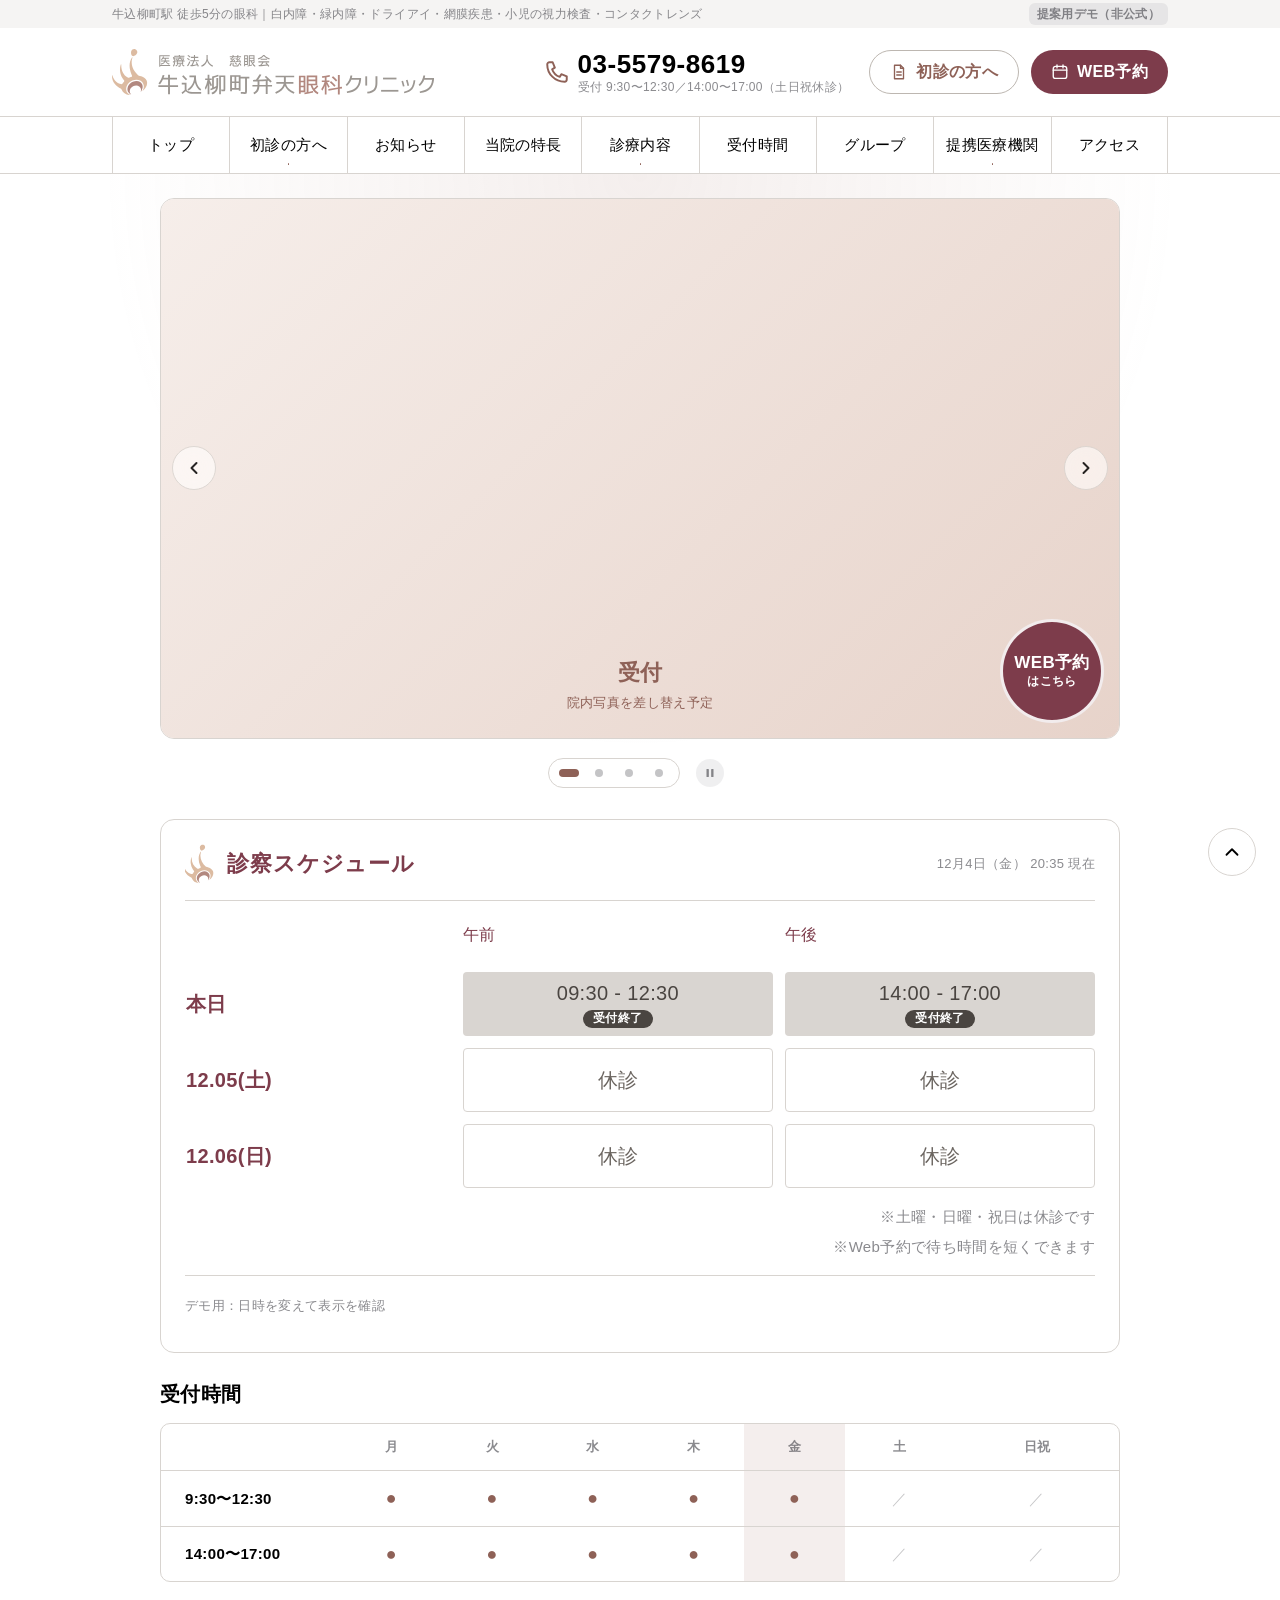
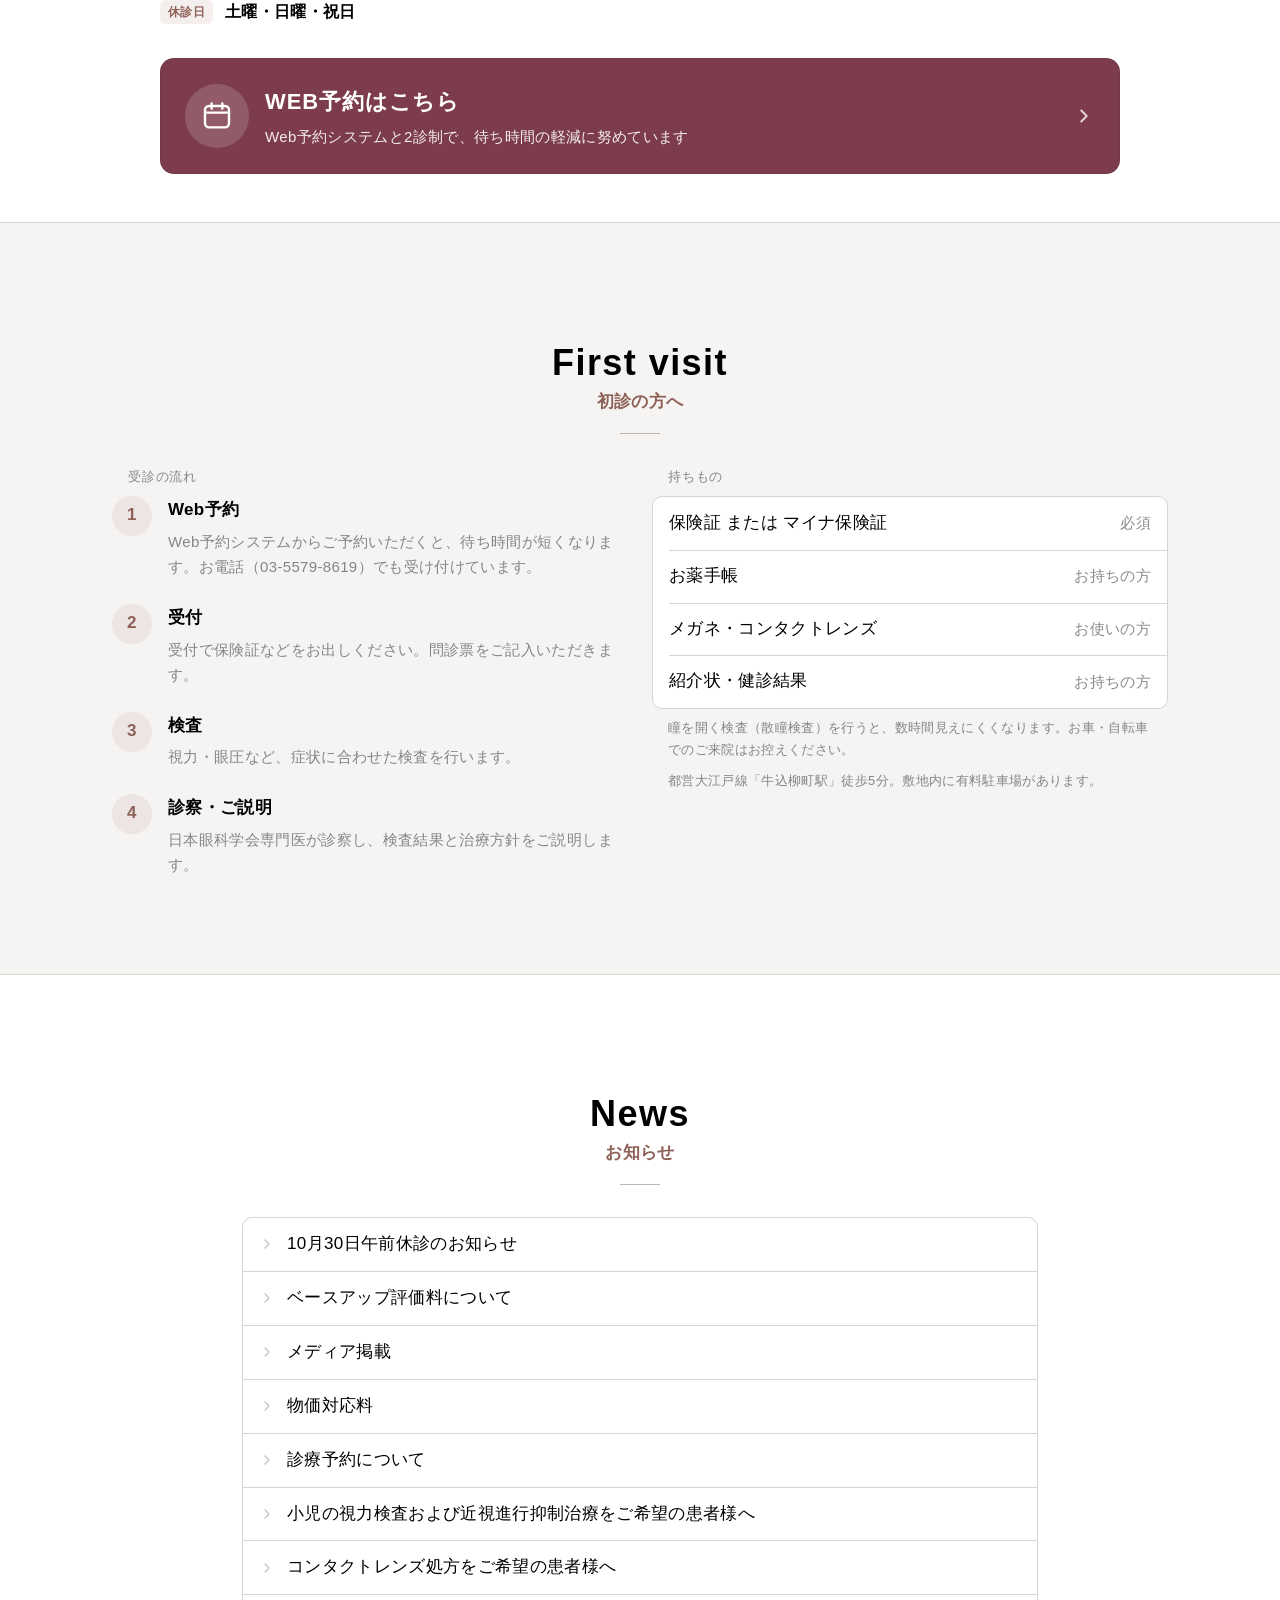
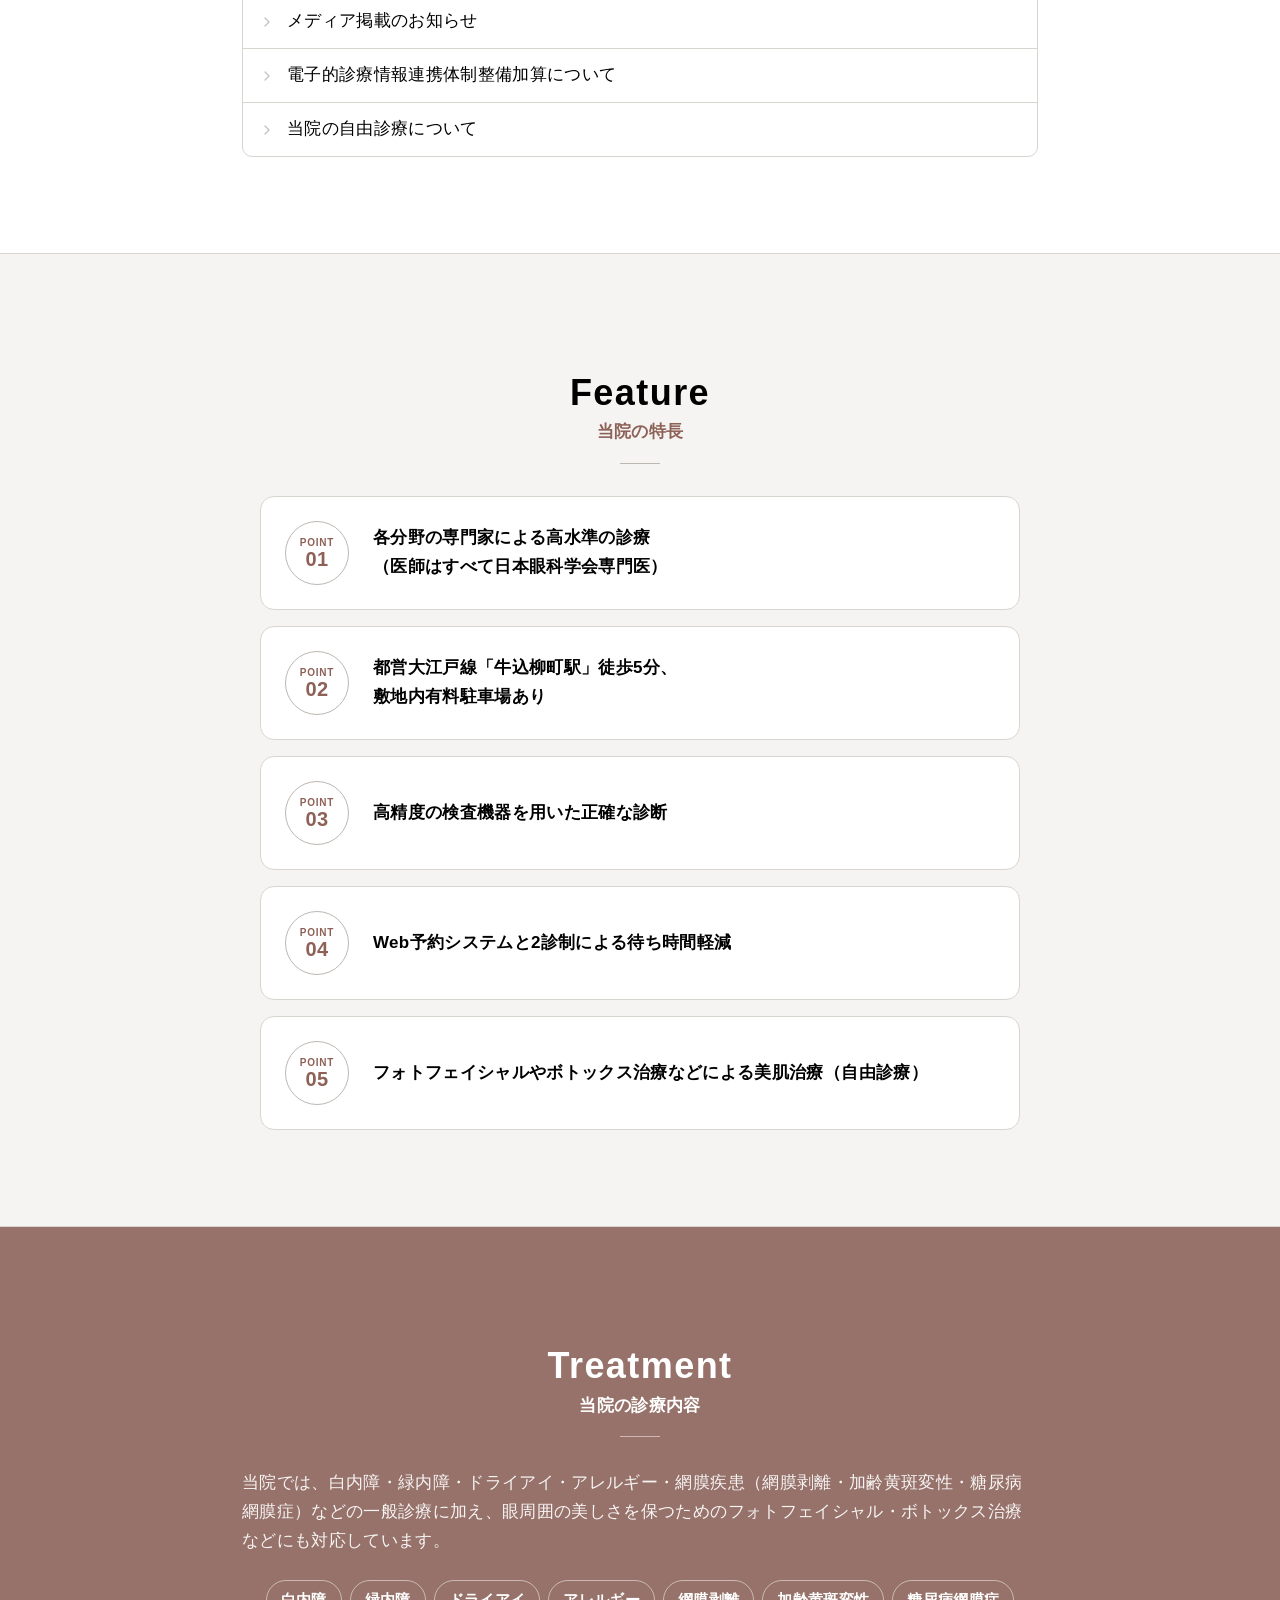
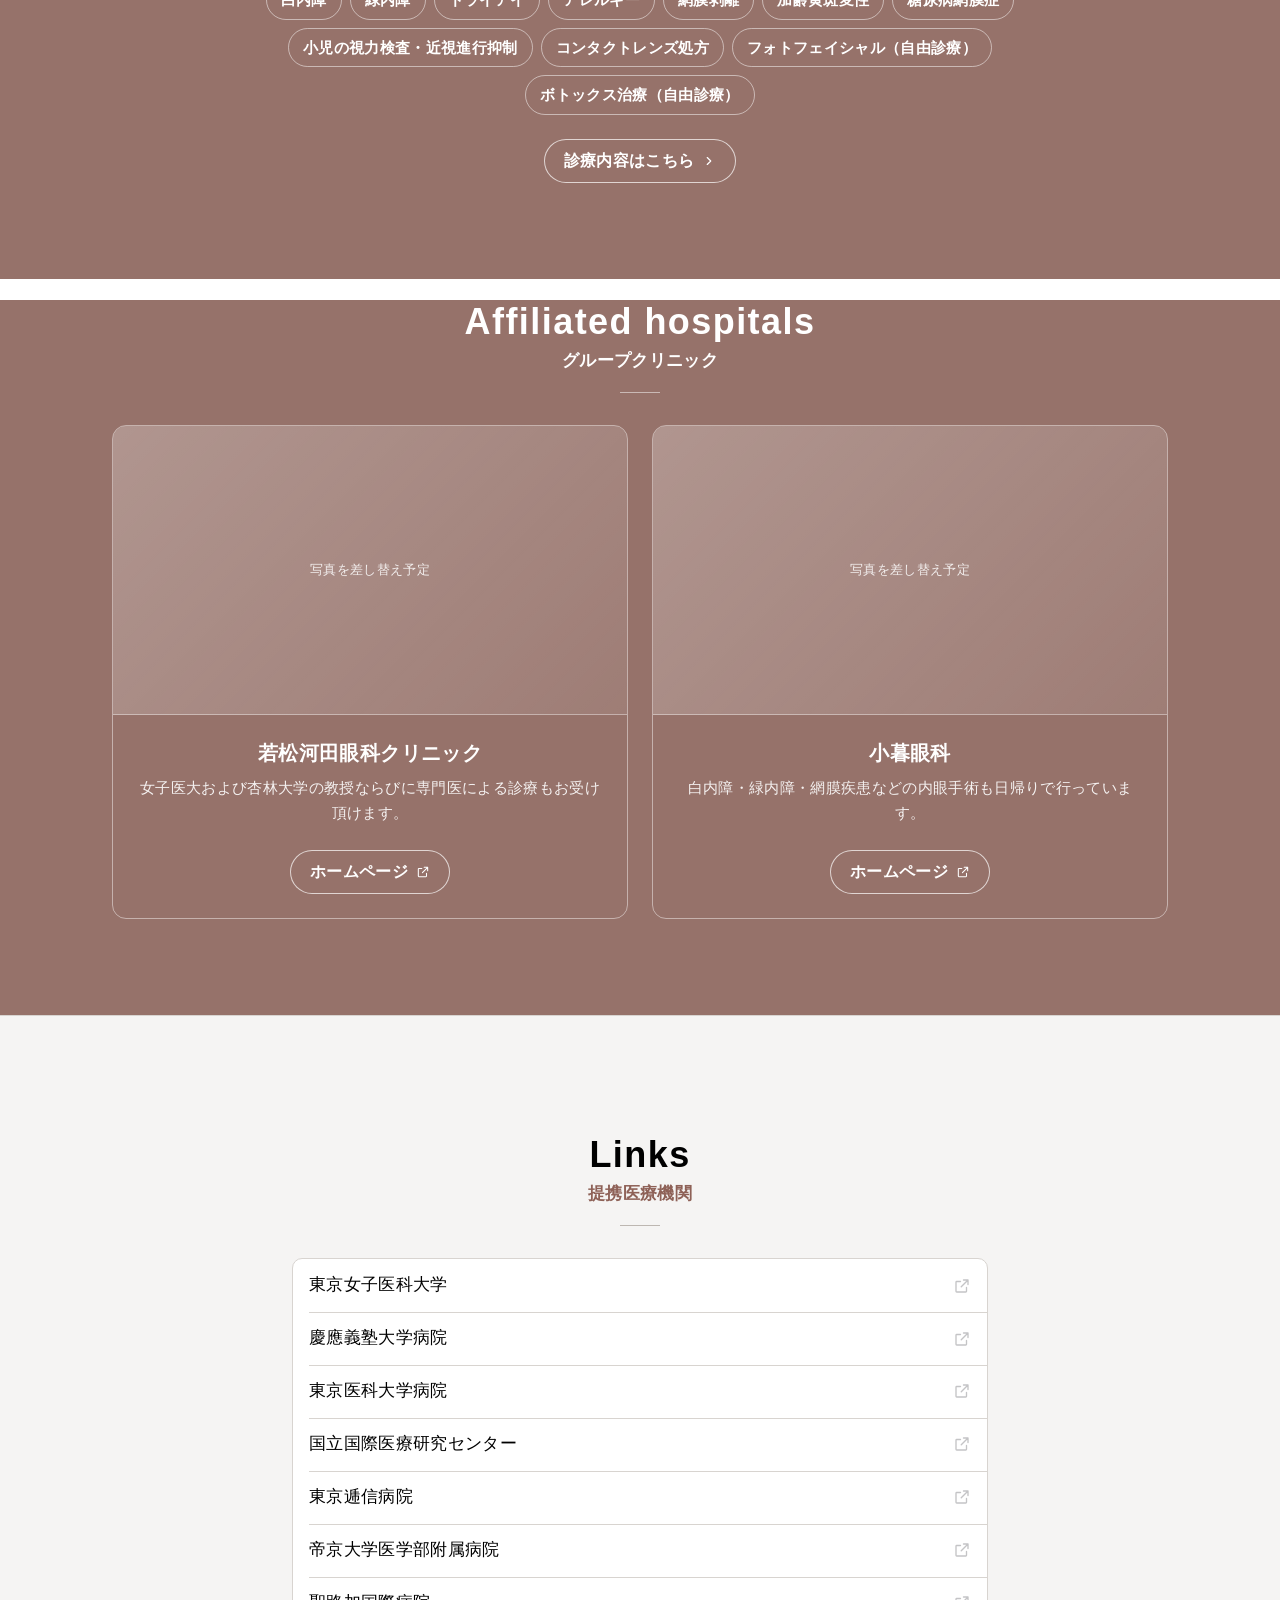
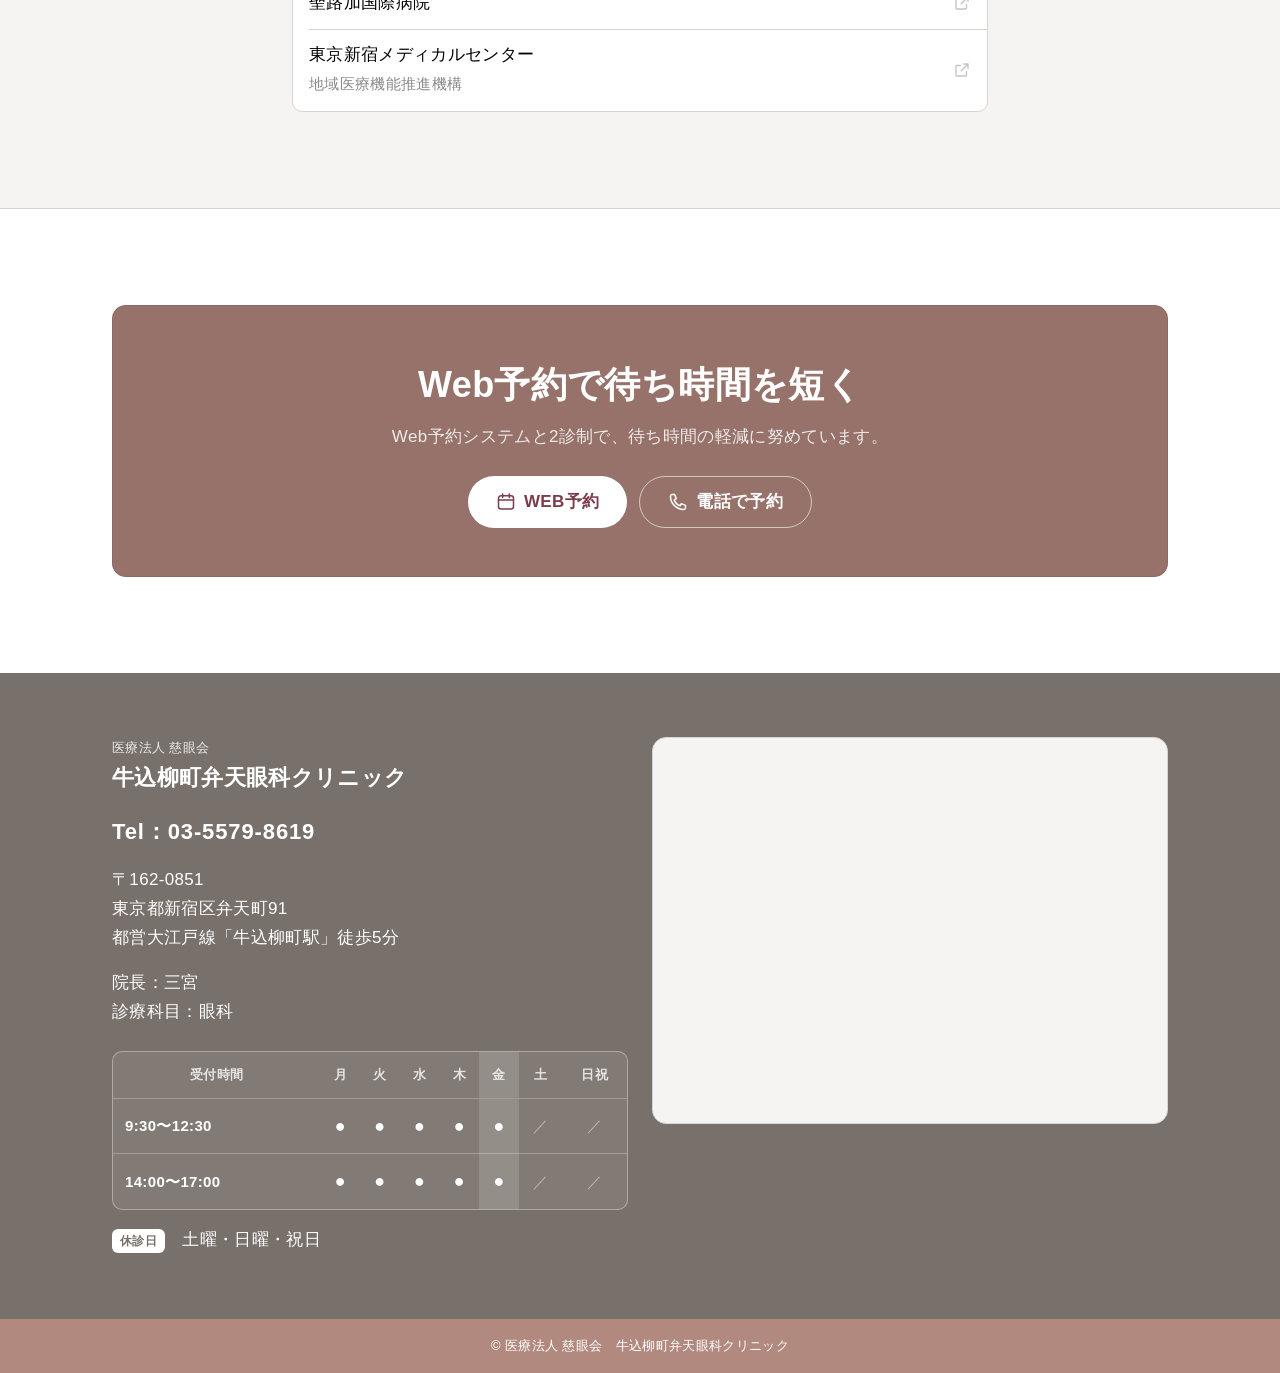
<file: index.html>
<!doctype html>
<html lang="ja">
<head>
  <meta charset="utf-8">
  <meta name="viewport" content="width=device-width, initial-scale=1, viewport-fit=cover">
  <meta name="color-scheme" content="light dark">
  <meta name="theme-color" content="#ffffff" media="(prefers-color-scheme: light)">
  <meta name="theme-color" content="#000000" media="(prefers-color-scheme: dark)">
  <meta name="robots" content="noindex, nofollow">
  <title>牛込柳町弁天眼科クリニック｜リニューアル提案デモ</title>
  <meta name="description" content="牛込柳町弁天眼科クリニック ウェブサイトリニューアルの提案用デモ（非公式）。">
  <link rel="stylesheet" href="assets/style.css">
  <script src="assets/vendor/lenis.min.js" defer></script>
  <script src="assets/data.js"></script>
  <script src="assets/main.js" defer></script>
</head>
<body>
<svg xmlns="http://www.w3.org/2000/svg" style="display:none" aria-hidden="true">
  <symbol id="i-mark" viewBox="2 -1 48 61"><path fill="#b2887f" d="M38.77,45.67c-1.41-4.19-6.36-6.31-12.14-4.04-5.77,2.27-9.25,9.38-5.22,14.24.72.87,1.68,1.67,2.76,2.17.78.37.31.03-.02-.39-5.42-6.77,5.1-14.41,10.99-9.59,1.73,1.41,2.25,3.35,1.73,5.45-.14.58-.41,1.24-.34,1.27.16.07.93-1.27,1.28-1.87,1.2-2.07,1.74-4.93.96-7.24"/><path fill="#dcbba1" d="M44.36,40.73l-.04-.1c-1.08-2.99-3.95-5-7.01-5.85-1.18-.4-2.64-.39-3.66-.99-6.45-5.45-10.32-13.75-7.78-21.92.33-1.05.06-1.65-.44-.89-4.14,6.47-3.6,13.9-.77,20.91.21,1,1.77,2.71.51,3.38-.42.21-.91.35-1.35.53-1.32.5-2.49,1.38-3.74.58-5.59-3.11-8.46-9.56-8.22-15.82-.02-.36.06-1.2-.26-1.22-.22.08-.46.66-.54.98-.75,2.62-1.05,5.43-.76,8.21.32,3.02,1.32,6.02,2.93,8.6.62,1.02,1.41,1.96,2.13,2.88.24.35.34.7.23,1.05-.22.66-.83,1.17-1.21,1.75-1.55,2.53-1.72,2.44-4.41,1.58-4.92-1.54-8.28-5.88-9.46-10.75-.36-.7-.5.16-.52.58-.07,7.71,4.83,13.17,11.54,16.33.45.36.68.9.87,1.43,1.25,3.42,5.2,6.23,9.6,6.63.44.04,1.05.1,1.05.03,0-.04-.65-.35-1-.57-.78-.5-1.37-.97-2.09-1.82-4.4-5.21-.57-13.51,5.98-16.07,5.75-2.25,12.06-.67,13.99,4.31,1.22,3.14.55,6.46-.98,8.73-.1.14-.26.34-.32.4-.08.08-.06.15.04.12.05-.02.19-.09.27-.15,4.42-3.15,6.95-8.51,5.4-12.86"/><path fill="#dcbba1" d="M24.62,2.6c-.99,2.7.2,6.01,1.86,6.47,1.71.48,4.7-1.41,5.58-3.81.75-2.04-.33-4.29-2.38-5.03-2.05-.74-4.31.33-5.06,2.37"/></symbol>
  <symbol id="i-eye" viewBox="0 0 24 24" fill="none" stroke="currentColor" stroke-width="1.8" stroke-linecap="round" stroke-linejoin="round"><path d="M2 12s3.6-7 10-7 10 7 10 7-3.6 7-10 7S2 12 2 12Z"/><circle cx="12" cy="12" r="3.2"/></symbol>
  <symbol id="i-calendar" viewBox="0 0 24 24" fill="none" stroke="currentColor" stroke-width="1.8" stroke-linecap="round" stroke-linejoin="round"><rect x="3" y="4.5" width="18" height="16" rx="3"/><path d="M3 9.5h18M8 2.5v4M16 2.5v4"/></symbol>
  <symbol id="i-clock" viewBox="0 0 24 24" fill="none" stroke="currentColor" stroke-width="1.8" stroke-linecap="round" stroke-linejoin="round"><circle cx="12" cy="12" r="9"/><path d="M12 7v5l3 2"/></symbol>
  <symbol id="i-phone" viewBox="0 0 24 24" fill="none" stroke="currentColor" stroke-width="1.8" stroke-linecap="round" stroke-linejoin="round"><path d="M5 3h3l2 5-2.5 1.5a11 11 0 0 0 7 7L16 14l5 2v3a2 2 0 0 1-2 2A16 16 0 0 1 3 5a2 2 0 0 1 2-2Z"/></symbol>
  <symbol id="i-pin" viewBox="0 0 24 24" fill="none" stroke="currentColor" stroke-width="1.8" stroke-linecap="round" stroke-linejoin="round"><path d="M12 21s-7-6.2-7-11.5a7 7 0 0 1 14 0C19 14.8 12 21 12 21Z"/><circle cx="12" cy="9.5" r="2.5"/></symbol>
  <symbol id="i-chevron" viewBox="0 0 24 24" fill="none" stroke="currentColor" stroke-width="2" stroke-linecap="round" stroke-linejoin="round"><path d="m9 6 6 6-6 6"/></symbol>
  <symbol id="i-menu" viewBox="0 0 24 24" fill="none" stroke="currentColor" stroke-width="2" stroke-linecap="round"><path d="M4 7h16M4 12h16M4 17h16"/></symbol>
  <symbol id="i-close" viewBox="0 0 24 24" fill="none" stroke="currentColor" stroke-width="2" stroke-linecap="round"><path d="M6 6l12 12M18 6 6 18"/></symbol>
  <symbol id="i-drop" viewBox="0 0 24 24" fill="none" stroke="currentColor" stroke-width="1.8" stroke-linecap="round" stroke-linejoin="round"><path d="M12 3s6 6.5 6 11a6 6 0 0 1-12 0c0-4.5 6-11 6-11Z"/></symbol>
  <symbol id="i-lens" viewBox="0 0 24 24" fill="none" stroke="currentColor" stroke-width="1.8" stroke-linecap="round" stroke-linejoin="round"><circle cx="12" cy="12" r="8.5"/><path d="M7.5 9.5a5 5 0 0 1 4-3"/></symbol>
  <symbol id="i-child" viewBox="0 0 24 24" fill="none" stroke="currentColor" stroke-width="1.8" stroke-linecap="round" stroke-linejoin="round"><circle cx="12" cy="6" r="3"/><path d="M6 21v-4a6 6 0 0 1 12 0v4"/></symbol>
  <symbol id="i-glasses" viewBox="0 0 24 24" fill="none" stroke="currentColor" stroke-width="1.8" stroke-linecap="round" stroke-linejoin="round"><circle cx="6.5" cy="14" r="3.5"/><circle cx="17.5" cy="14" r="3.5"/><path d="M10 14h4M3 14 4.5 7M21 14l-1.5-7"/></symbol>
  <symbol id="i-scope" viewBox="0 0 24 24" fill="none" stroke="currentColor" stroke-width="1.8" stroke-linecap="round" stroke-linejoin="round"><circle cx="12" cy="12" r="9"/><circle cx="12" cy="12" r="4"/><path d="M12 3v3M12 18v3M3 12h3M18 12h3"/></symbol>
  <symbol id="i-sparkle" viewBox="0 0 24 24" fill="none" stroke="currentColor" stroke-width="1.8" stroke-linecap="round" stroke-linejoin="round"><path d="M12 3l1.8 5.2L19 10l-5.2 1.8L12 17l-1.8-5.2L5 10l5.2-1.8Z"/><path d="M19 16l.7 2 2 .7-2 .7-.7 2-.7-2-2-.7 2-.7Z"/></symbol>
  <symbol id="i-person" viewBox="0 0 24 24" fill="none" stroke="currentColor" stroke-width="1.6" stroke-linecap="round" stroke-linejoin="round"><circle cx="12" cy="8" r="4"/><path d="M4 21a8 8 0 0 1 16 0"/></symbol>
  <symbol id="i-doc" viewBox="0 0 24 24" fill="none" stroke="currentColor" stroke-width="1.8" stroke-linecap="round" stroke-linejoin="round"><path d="M6 3h8l4 4v14H6Z"/><path d="M14 3v4h4M9 12h6M9 16h6"/></symbol>
  <symbol id="i-screen" viewBox="0 0 24 24" fill="none" stroke="currentColor" stroke-width="1.8" stroke-linecap="round" stroke-linejoin="round"><rect x="3" y="4" width="18" height="12" rx="2"/><path d="M8 20h8M12 16v4"/></symbol>
  <symbol id="i-external" viewBox="0 0 24 24" fill="none" stroke="currentColor" stroke-width="1.8" stroke-linecap="round" stroke-linejoin="round"><path d="M14 4h6v6M20 4l-9 9M18 14v5a1 1 0 0 1-1 1H5a1 1 0 0 1-1-1V7a1 1 0 0 1 1-1h5"/></symbol>
  <symbol id="i-up" viewBox="0 0 24 24" fill="none" stroke="currentColor" stroke-width="2" stroke-linecap="round" stroke-linejoin="round"><path d="m6 15 6-6 6 6"/></symbol>
</svg>
<a class="skip-link" href="#main">本文へスキップ</a>

<!-- 上部の細い帯 -->
<div class="utility-bar">
  <div class="container">
    <p>牛込柳町駅 徒歩5分の眼科｜白内障・緑内障・ドライアイ・網膜疾患・小児の視力検査・コンタクトレンズ</p>
    <span class="demo-chip">提案用デモ（非公式）</span>
  </div>
</div>

<!-- ヘッダー：ロゴ・電話・予約 -->
<header class="site-header">
  <div class="container">
    <a class="logo" href="index.html">
      <img class="logo-img" src="assets/logo.svg" width="411" height="59" alt="医療法人 慈眼会 牛込柳町弁天眼科クリニック">
    </a>
    <div class="header-actions">
      <a class="header-tel" href="tel:0355798619">
        <svg width="26" height="26"><use href="#i-phone"/></svg>
        <span>
          <span class="tel-number">03-5579-8619</span>
          <span class="tel-note">受付 <span data-text="hours">9:30〜12:30／14:00〜17:00</span>（<span data-text="closed-short">土日祝</span>休診）</span>
        </span>
      </a>
      <a class="btn btn-tinted header-btn" href="#first-visit"><svg width="18" height="18"><use href="#i-doc"/></svg>初診の方へ</a>
      <a class="btn btn-accent header-btn" href="#reserve"><svg width="18" height="18"><use href="#i-calendar"/></svg>WEB予約</a>
      <a class="icon-button header-call" href="tel:0355798619" aria-label="電話をかける"><svg width="22" height="22"><use href="#i-phone"/></svg></a>
      <button class="menu-button" type="button" data-open-sheet aria-controls="menu-sheet" aria-expanded="false" aria-label="メニューを開く">
        <svg width="22" height="22"><use href="#i-menu"/></svg>
      </button>
    </div>
  </div>
</header>

<!-- グローバルナビ（PCでは上部に固定） -->
<nav class="global-nav" aria-label="メインメニュー">
  <div class="container">
    <ul>
        <li><a href="#main">トップ</a></li>
        <li><a href="#first-visit">初診の方へ</a></li>
        <li><a href="#news">お知らせ</a></li>
        <li><a href="#feature">当院の特長</a></li>
        <li><a href="#treatment">診療内容</a></li>
        <li><a href="#hours">受付時間</a></li>
        <li><a href="#group">グループ</a></li>
        <li><a href="#links">提携医療機関</a></li>
        <li><a href="#access">アクセス</a></li>
    </ul>
  </div>
</nav>

<div class="sheet" id="menu-sheet" data-open="false" role="dialog" aria-modal="true" aria-labelledby="sheet-title">
  <div class="sheet-backdrop" data-close-sheet></div>
  <div class="sheet-panel" data-lenis-prevent>
    <div class="sheet-grabber"></div>
    <div class="sheet-header">
      <h2 id="sheet-title">メニュー</h2>
      <button class="menu-button" type="button" data-close-sheet aria-label="メニューを閉じる"><svg width="22" height="22"><use href="#i-close"/></svg></button>
    </div>
    <div class="sheet-actions">
      <a class="btn btn-accent btn-large" href="#reserve"><svg width="20" height="20"><use href="#i-calendar"/></svg>WEB予約</a>
      <a class="btn btn-tinted btn-large" href="tel:0355798619"><svg width="20" height="20"><use href="#i-phone"/></svg>03-5579-8619</a>
    </div>
    <div class="list-group">
      <a class="list-row" href="#first-visit"><span class="grow">初診の方へ</span><svg class="chevron" width="16" height="16"><use href="#i-chevron"/></svg></a>
      <a class="list-row" href="#news"><span class="grow">お知らせ</span><svg class="chevron" width="16" height="16"><use href="#i-chevron"/></svg></a>
      <a class="list-row" href="#feature"><span class="grow">当院の特長</span><svg class="chevron" width="16" height="16"><use href="#i-chevron"/></svg></a>
      <a class="list-row" href="#treatment"><span class="grow">診療内容</span><svg class="chevron" width="16" height="16"><use href="#i-chevron"/></svg></a>
      <a class="list-row" href="#group"><span class="grow">グループクリニック</span><svg class="chevron" width="16" height="16"><use href="#i-chevron"/></svg></a>
      <a class="list-row" href="#links"><span class="grow">提携医療機関</span><svg class="chevron" width="16" height="16"><use href="#i-chevron"/></svg></a>
      <a class="list-row" href="#access"><span class="grow">診療時間・アクセス</span><svg class="chevron" width="16" height="16"><use href="#i-chevron"/></svg></a>
    </div>
  </div>
</div>

<main id="main">
  <!-- Hero：院内写真スライドショー -->
  <section class="hero hero-slides" aria-labelledby="hero-title">
    <h1 id="hero-title" class="visually-hidden">牛込柳町弁天眼科クリニック</h1>
    <div class="container">
      <div class="carousel" aria-roledescription="カルーセル" aria-label="院内写真" data-carousel>
        <ul class="carousel-track" data-track tabindex="0">
          <li class="slide" id="slide-1" role="group" aria-roledescription="スライド" aria-label="1 / 4：受付">
            <div class="slide-photo" style="background:linear-gradient(135deg,#f6eeea,#e7d3ca)">
              <span class="slide-label">受付</span>
              <span class="slide-note">院内写真を差し替え予定</span>
            </div>
          </li>
          <li class="slide" id="slide-2" role="group" aria-roledescription="スライド" aria-label="2 / 4：待合室">
            <div class="slide-photo" style="background:linear-gradient(135deg,#f3ece4,#dcc8b9)">
              <span class="slide-label">待合室</span>
              <span class="slide-note">院内写真を差し替え予定</span>
            </div>
          </li>
          <li class="slide" id="slide-3" role="group" aria-roledescription="スライド" aria-label="3 / 4：検査室">
            <div class="slide-photo" style="background:linear-gradient(135deg,#eef0f2,#d9d4d0)">
              <span class="slide-label">検査室</span>
              <span class="slide-note">院内写真を差し替え予定</span>
            </div>
          </li>
          <li class="slide" id="slide-4" role="group" aria-roledescription="スライド" aria-label="4 / 4：診察室">
            <div class="slide-photo" style="background:linear-gradient(135deg,#f5ebe8,#e0c6bf)">
              <span class="slide-label">診察室</span>
              <span class="slide-note">院内写真を差し替え予定</span>
            </div>
          </li>
        </ul>
        <a class="reserve-badge" href="#reserve"><span>WEB予約</span><small>はこちら</small></a>
        <button type="button" class="carousel-arrow prev" data-prev aria-label="前の写真">
          <svg width="20" height="20" viewBox="0 0 24 24" fill="none" stroke="currentColor" stroke-width="2.4" stroke-linecap="round" stroke-linejoin="round"><path d="m15 6-6 6 6 6"/></svg>
        </button>
        <button type="button" class="carousel-arrow next" data-next aria-label="次の写真">
          <svg width="20" height="20" viewBox="0 0 24 24" fill="none" stroke="currentColor" stroke-width="2.4" stroke-linecap="round" stroke-linejoin="round"><path d="m9 6 6 6-6 6"/></svg>
        </button>
        <div class="carousel-controls">
          <div class="page-control" role="group" aria-label="表示する写真を選ぶ"><button type="button" aria-label="1枚目：受付" data-slide-to="0"></button><button type="button" aria-label="2枚目：待合室" data-slide-to="1"></button><button type="button" aria-label="3枚目：検査室" data-slide-to="2"></button><button type="button" aria-label="4枚目：診察室" data-slide-to="3"></button></div>
          <button type="button" class="carousel-toggle" data-toggle aria-label="スライドショーを一時停止">
            <svg width="14" height="14" viewBox="0 0 24 24" fill="currentColor" data-icon-pause><rect x="6" y="5" width="4" height="14" rx="1"/><rect x="14" y="5" width="4" height="14" rx="1"/></svg>
            <svg width="14" height="14" viewBox="0 0 24 24" fill="currentColor" data-icon-play hidden><path d="M8 5v14l11-7z"/></svg>
          </button>
        </div>
      </div>
      <section class="today-card schedule-card" id="hours" aria-labelledby="today-title" data-today>
        <div class="schedule-head">
          <svg class="schedule-icon" width="32" height="40" aria-hidden="true"><use href="#i-mark"/></svg>
          <h2 id="today-title">診察スケジュール</h2>
          <time class="today-date" data-today-date></time>
        </div>
        <table class="schedule" aria-describedby="schedule-notes">
          <caption class="visually-hidden">本日から3日間の受付時間</caption>
          <thead>
            <tr>
              <td></td>
              <th scope="col">午前</th>
              <th scope="col">午後</th>
            </tr>
          </thead>
          <tbody data-schedule-body></tbody>
        </table>
        <div class="schedule-notes" id="schedule-notes">
          <p data-today-note hidden></p>
          <p>※<span data-text="closed">土曜・日曜・祝日</span>は休診です</p>
          <p>※Web予約で待ち時間を短くできます</p>
        </div>
        <details class="demo-clock">
          <summary>デモ用：日時を変えて表示を確認</summary>
          <div class="demo-clock-body">
            <label>日時 <input type="datetime-local" data-demo-now></label>
            <button type="button" class="btn btn-tinted btn-small" data-demo-sample="2026-10-29T15:00">10/29（翌日が午前休診）</button>
            <button type="button" class="btn btn-tinted btn-small" data-demo-sample="2026-11-02T10:30">平日 10:30</button>
            <button type="button" class="btn btn-tinted btn-small" data-demo-sample="2026-11-02T13:30">平日 昼休み</button>
            <button type="button" class="btn btn-tinted btn-small" data-demo-sample="2026-11-03T10:00">祝日</button>
            <button type="button" class="btn btn-plain btn-small" data-demo-reset>現在時刻に戻す</button>
          </div>
        </details>
      </section>
      <section class="hours-card" aria-labelledby="hours-title">
        <div class="hours-card-head">
          <h2 id="hours-title">受付時間</h2>
        </div>
        <div class="hours-wrap">
          <table class="hours">
            <thead>
              <tr>
                <th scope="col"><span class="visually-hidden">時間帯</span></th>
                <th scope="col" data-day="1">月</th><th scope="col" data-day="2">火</th><th scope="col" data-day="3">水</th><th scope="col" data-day="4">木</th><th scope="col" data-day="5">金</th><th scope="col" data-day="6">土</th><th scope="col" data-day="0">日祝</th>
              </tr>
            </thead>
            <tbody data-week-body>
              <tr><th scope="row">9:30〜12:30</th><td data-day="1"><span class="mark-open" aria-label="診療">●</span></td><td data-day="2"><span class="mark-open" aria-label="診療">●</span></td><td data-day="3"><span class="mark-open" aria-label="診療">●</span></td><td data-day="4"><span class="mark-open" aria-label="診療">●</span></td><td data-day="5"><span class="mark-open" aria-label="診療">●</span></td><td data-day="6"><span class="mark-closed" aria-label="休診">／</span></td><td data-day="0"><span class="mark-closed" aria-label="休診">／</span></td></tr>
              <tr><th scope="row">14:00〜17:00</th><td data-day="1"><span class="mark-open" aria-label="診療">●</span></td><td data-day="2"><span class="mark-open" aria-label="診療">●</span></td><td data-day="3"><span class="mark-open" aria-label="診療">●</span></td><td data-day="4"><span class="mark-open" aria-label="診療">●</span></td><td data-day="5"><span class="mark-open" aria-label="診療">●</span></td><td data-day="6"><span class="mark-closed" aria-label="休診">／</span></td><td data-day="0"><span class="mark-closed" aria-label="休診">／</span></td></tr>
            </tbody>
          </table>
        </div>
        <p class="closed-days"><span class="tag">休診日</span><span data-text="closed">土曜・日曜・祝日</span></p>
      </section>
      <a class="reserve-banner" href="#reserve">
        <span class="reserve-banner-icon"><svg width="32" height="32"><use href="#i-calendar"/></svg></span>
        <span class="reserve-banner-text">
          <strong>WEB予約はこちら</strong>
          <span>Web予約システムと2診制で、待ち時間の軽減に努めています</span>
        </span>
        <svg class="reserve-banner-chevron" width="22" height="22"><use href="#i-chevron"/></svg>
      </a>
    </div>
  </section>

  <!-- First visit -->
  <section class="section section-alt" id="first-visit" aria-labelledby="fv-title">
    <div class="container">
      <h2 class="section-title" id="fv-title"><span class="en">First visit</span><span class="ja">初診の方へ</span></h2>
      <div class="grid grid-2">
        <div class="reveal">
          <p class="list-title">受診の流れ</p>
          <ol class="steps grid">
            <li>
              <h3>Web予約</h3>
              <p>Web予約システムからご予約いただくと、待ち時間が短くなります。お電話（03-5579-8619）でも受け付けています。</p>
            </li>
            <li>
              <h3>受付</h3>
              <p>受付で保険証などをお出しください。問診票をご記入いただきます。</p>
            </li>
            <li>
              <h3>検査</h3>
              <p>視力・眼圧など、症状に合わせた検査を行います。</p>
            </li>
            <li>
              <h3>診察・ご説明</h3>
              <p>日本眼科学会専門医が診察し、検査結果と治療方針をご説明します。</p>
            </li>
          </ol>
        </div>
        <div class="reveal">
          <p class="list-title">持ちもの</p>
          <div class="list-group">
            <div class="list-row"><span class="grow">保険証 または マイナ保険証</span><span class="detail">必須</span></div>
            <div class="list-row"><span class="grow">お薬手帳</span><span class="detail">お持ちの方</span></div>
            <div class="list-row"><span class="grow">メガネ・コンタクトレンズ</span><span class="detail">お使いの方</span></div>
            <div class="list-row"><span class="grow">紹介状・健診結果</span><span class="detail">お持ちの方</span></div>
          </div>
          <p class="list-caption">瞳を開く検査（散瞳検査）を行うと、数時間見えにくくなります。お車・自転車でのご来院はお控えください。</p>
          <p class="list-caption">都営大江戸線「牛込柳町駅」徒歩5分。敷地内に有料駐車場があります。</p>
        </div>
      </div>
    </div>
  </section>

  <!-- News -->
  <section class="section" id="news" aria-labelledby="news-title">
    <div class="container" style="max-width:860px">
      <h2 class="section-title" id="news-title"><span class="en">News</span><span class="ja">お知らせ</span></h2>
      <div class="list-group news reveal" data-news>
        <details><summary><svg class="chevron" width="16" height="16"><use href="#i-chevron"/></svg><span class="grow">10月30日午前休診のお知らせ</span></summary><p class="news-body">本文は現行サイトの掲載内容を反映します。</p></details>
        <details><summary><svg class="chevron" width="16" height="16"><use href="#i-chevron"/></svg><span class="grow">ベースアップ評価料について</span></summary><p class="news-body">本文は現行サイトの掲載内容を反映します。</p></details>
        <details><summary><svg class="chevron" width="16" height="16"><use href="#i-chevron"/></svg><span class="grow">メディア掲載</span></summary><p class="news-body">本文は現行サイトの掲載内容を反映します。</p></details>
        <details><summary><svg class="chevron" width="16" height="16"><use href="#i-chevron"/></svg><span class="grow">物価対応料</span></summary><p class="news-body">本文は現行サイトの掲載内容を反映します。</p></details>
        <details><summary><svg class="chevron" width="16" height="16"><use href="#i-chevron"/></svg><span class="grow">診療予約について</span></summary><p class="news-body">本文は現行サイトの掲載内容を反映します。</p></details>
        <details><summary><svg class="chevron" width="16" height="16"><use href="#i-chevron"/></svg><span class="grow">小児の視力検査および近視進行抑制治療をご希望の患者様へ</span></summary><p class="news-body">本文は現行サイトの掲載内容を反映します。</p></details>
        <details><summary><svg class="chevron" width="16" height="16"><use href="#i-chevron"/></svg><span class="grow">コンタクトレンズ処方をご希望の患者様へ</span></summary><p class="news-body">本文は現行サイトの掲載内容を反映します。</p></details>
        <details><summary><svg class="chevron" width="16" height="16"><use href="#i-chevron"/></svg><span class="grow">メディア掲載のお知らせ</span></summary><p class="news-body">本文は現行サイトの掲載内容を反映します。</p></details>
        <details><summary><svg class="chevron" width="16" height="16"><use href="#i-chevron"/></svg><span class="grow">電子的診療情報連携体制整備加算について</span></summary><p class="news-body">本文は現行サイトの掲載内容を反映します。</p></details>
        <details><summary><svg class="chevron" width="16" height="16"><use href="#i-chevron"/></svg><span class="grow">当院の自由診療について</span></summary><p class="news-body">本文は現行サイトの掲載内容を反映します。</p></details>
      </div>
    </div>
  </section>

  <!-- Feature -->
  <section class="section section-alt" id="feature" aria-labelledby="feature-title">
    <div class="container">
      <h2 class="section-title" id="feature-title"><span class="en">Feature</span><span class="ja">当院の特長</span></h2>
      <ol class="points">
        <li class="point reveal"><span class="point-num"><small>POINT</small>01</span><p>各分野の専門家による高水準の診療<br>（医師はすべて日本眼科学会専門医）</p></li>
        <li class="point reveal"><span class="point-num"><small>POINT</small>02</span><p>都営大江戸線「牛込柳町駅」徒歩5分、<br>敷地内有料駐車場あり</p></li>
        <li class="point reveal"><span class="point-num"><small>POINT</small>03</span><p>高精度の検査機器を用いた正確な診断</p></li>
        <li class="point reveal"><span class="point-num"><small>POINT</small>04</span><p>Web予約システムと2診制による待ち時間軽減</p></li>
        <li class="point reveal"><span class="point-num"><small>POINT</small>05</span><p>フォトフェイシャルやボトックス治療などによる美肌治療（自由診療）</p></li>
      </ol>
    </div>
  </section>

  <!-- Treatment -->
  <section class="section band" id="treatment" aria-labelledby="treatment-title">
    <div class="container" style="max-width:860px;text-align:center">
      <h2 class="section-title" id="treatment-title"><span class="en">Treatment</span><span class="ja">当院の診療内容</span></h2>
      <p class="reveal" style="text-align:left">当院では、白内障・緑内障・ドライアイ・アレルギー・網膜疾患（網膜剥離・加齢黄斑変性・糖尿病網膜症）などの一般診療に加え、眼周囲の美しさを保つためのフォトフェイシャル・ボトックス治療などにも対応しています。</p>
      <ul class="chips reveal" aria-label="主な診療内容">
        <li>白内障</li>
        <li>緑内障</li>
        <li>ドライアイ</li>
        <li>アレルギー</li>
        <li>網膜剥離</li>
        <li>加齢黄斑変性</li>
        <li>糖尿病網膜症</li>
        <li>小児の視力検査・近視進行抑制</li>
        <li>コンタクトレンズ処方</li>
        <li>フォトフェイシャル（自由診療）</li>
        <li>ボトックス治療（自由診療）</li>
      </ul>
      <a class="btn btn-outline-light" href="#">診療内容はこちら<svg width="14" height="14"><use href="#i-chevron"/></svg></a>
    </div>
  </section>

  <!-- Group clinics -->
  <section class="section band" id="group" aria-labelledby="group-title" style="padding-top:0">
    <div class="container">
      <h2 class="section-title" id="group-title"><span class="en">Affiliated hospitals</span><span class="ja">グループクリニック</span></h2>
      <div class="grid grid-2">
        <article class="card reveal">
          <div class="clinic-photo" role="img" aria-label="若松河田眼科クリニックの写真（差し替え予定）">写真を差し替え予定</div>
          <h3>若松河田眼科クリニック</h3>
          <p>女子医大および杏林大学の教授ならびに専門医による診療もお受け頂けます。</p>
          <a class="btn btn-outline-light" href="#">ホームページ<svg width="14" height="14"><use href="#i-external"/></svg></a>
        </article>
        <article class="card reveal">
          <div class="clinic-photo" role="img" aria-label="小暮眼科の写真（差し替え予定）">写真を差し替え予定</div>
          <h3>小暮眼科</h3>
          <p>白内障・緑内障・網膜疾患などの内眼手術も日帰りで行っています。</p>
          <a class="btn btn-outline-light" href="#">ホームページ<svg width="14" height="14"><use href="#i-external"/></svg></a>
        </article>
      </div>
    </div>
  </section>

  <!-- Links -->
  <section class="section section-alt" id="links" aria-labelledby="links-title">
    <div class="container" style="max-width:760px">
      <h2 class="section-title" id="links-title"><span class="en">Links</span><span class="ja">提携医療機関</span></h2>
      <div class="list-group reveal">
        <a class="list-row" href="#"><span class="grow">東京女子医科大学</span><svg class="chevron" width="18" height="18"><use href="#i-external"/></svg></a>
        <a class="list-row" href="#"><span class="grow">慶應義塾大学病院</span><svg class="chevron" width="18" height="18"><use href="#i-external"/></svg></a>
        <a class="list-row" href="#"><span class="grow">東京医科大学病院</span><svg class="chevron" width="18" height="18"><use href="#i-external"/></svg></a>
        <a class="list-row" href="#"><span class="grow">国立国際医療研究センター</span><svg class="chevron" width="18" height="18"><use href="#i-external"/></svg></a>
        <a class="list-row" href="#"><span class="grow">東京逓信病院</span><svg class="chevron" width="18" height="18"><use href="#i-external"/></svg></a>
        <a class="list-row" href="#"><span class="grow">帝京大学医学部附属病院</span><svg class="chevron" width="18" height="18"><use href="#i-external"/></svg></a>
        <a class="list-row" href="#"><span class="grow">聖路加国際病院</span><svg class="chevron" width="18" height="18"><use href="#i-external"/></svg></a>
        <a class="list-row" href="#"><span class="grow">東京新宿メディカルセンター<br><span class="detail">地域医療機能推進機構</span></span><svg class="chevron" width="18" height="18"><use href="#i-external"/></svg></a>
      </div>
    </div>
  </section>

  <!-- Reserve -->
  <section class="section" id="reserve" aria-labelledby="reserve-title">
    <div class="container">
      <div class="cta reveal">
        <h2 id="reserve-title">Web予約で待ち時間を短く</h2>
        <p>Web予約システムと2診制で、待ち時間の軽減に努めています。</p>
        <div class="hero-actions">
          <a class="btn btn-filled btn-large" href="#" onclick="alert('提案用デモのため予約はできません');return false;">
            <svg width="20" height="20"><use href="#i-calendar"/></svg>WEB予約
          </a>
          <a class="btn btn-tinted btn-large" href="tel:0355798619">
            <svg width="20" height="20"><use href="#i-phone"/></svg>電話で予約
          </a>
        </div>
      </div>
    </div>
  </section>
</main>

<!-- Clinic info / Access -->
<footer>
  <section class="footer-info" id="access" aria-labelledby="access-title">
    <div class="container">
      <div class="grid grid-2">
        <div>
          <p style="margin:0;font-size:var(--footnote);opacity:.85">医療法人 慈眼会</p>
          <h2 id="access-title" style="margin:0 0 var(--s2);font-size:var(--title2)">牛込柳町弁天眼科クリニック</h2>
          <p class="tel" style="margin:0 0 var(--s2)"><a href="tel:0355798619">Tel：03-5579-8619</a></p>
          <p style="margin:0 0 var(--s2)">〒162-0851<br>東京都新宿区弁天町91<br>都営大江戸線「牛込柳町駅」徒歩5分</p>
          <p style="margin:0 0 var(--s3)">院長：三宮<br>診療科目：眼科</p>

          <div class="hours-wrap">
            <table class="hours" style="min-width:0">
              <caption class="visually-hidden">受付時間</caption>
              <thead>
                <tr>
                  <th scope="col">受付時間</th>
                  <th scope="col" data-day="1">月</th>
                  <th scope="col" data-day="2">火</th>
                  <th scope="col" data-day="3">水</th>
                  <th scope="col" data-day="4">木</th>
                  <th scope="col" data-day="5">金</th>
                  <th scope="col" data-day="6">土</th>
                  <th scope="col" data-day="0">日祝</th>
                </tr>
              </thead>
              <tbody data-week-body>
                <tr>
                  <th scope="row">9:30〜12:30</th>
                  <td data-day="1"><span class="mark-open" aria-label="診療">●</span></td>
                  <td data-day="2"><span class="mark-open" aria-label="診療">●</span></td>
                  <td data-day="3"><span class="mark-open" aria-label="診療">●</span></td>
                  <td data-day="4"><span class="mark-open" aria-label="診療">●</span></td>
                  <td data-day="5"><span class="mark-open" aria-label="診療">●</span></td>
                  <td data-day="6"><span class="mark-closed" aria-label="休診">／</span></td>
                  <td data-day="0"><span class="mark-closed" aria-label="休診">／</span></td>
                </tr>
                <tr>
                  <th scope="row">14:00〜17:00</th>
                  <td data-day="1"><span class="mark-open" aria-label="診療">●</span></td>
                  <td data-day="2"><span class="mark-open" aria-label="診療">●</span></td>
                  <td data-day="3"><span class="mark-open" aria-label="診療">●</span></td>
                  <td data-day="4"><span class="mark-open" aria-label="診療">●</span></td>
                  <td data-day="5"><span class="mark-open" aria-label="診療">●</span></td>
                  <td data-day="6"><span class="mark-closed" aria-label="休診">／</span></td>
                  <td data-day="0"><span class="mark-closed" aria-label="休診">／</span></td>
                </tr>
              </tbody>
            </table>
          </div>
          <p style="margin:var(--s2) 0 0"><span class="tag" style="background:#fff;color:var(--taupe)">休診日</span>　<span data-text="closed">土曜・日曜・祝日</span></p>
        </div>
        <div>
          <iframe class="map-embed" title="牛込柳町弁天眼科クリニックの地図" loading="lazy" referrerpolicy="no-referrer-when-downgrade"
            src="https://maps.google.com/maps?q=%E6%9D%B1%E4%BA%AC%E9%83%BD%E6%96%B0%E5%AE%BF%E5%8C%BA%E5%BC%81%E5%A4%A9%E7%94%BA91&z=16&output=embed"></iframe>
        </div>
      </div>
    </div>
  </section>
  <p class="copybar" style="margin:0">© 医療法人 慈眼会　牛込柳町弁天眼科クリニック</p>
</footer>

<a class="page-top" href="#main" aria-label="ページの先頭へ"><svg width="22" height="22"><use href="#i-up"/></svg></a>

<nav class="tabbar" aria-label="クイックアクション">
  <a href="tel:0355798619"><svg><use href="#i-phone"/></svg>電話</a>
  <a class="primary" href="#reserve"><svg><use href="#i-calendar"/></svg>WEB予約</a>
  <a href="#main"><svg><use href="#i-up"/></svg>TOP</a>
</nav>
</body>
</html>
</file>
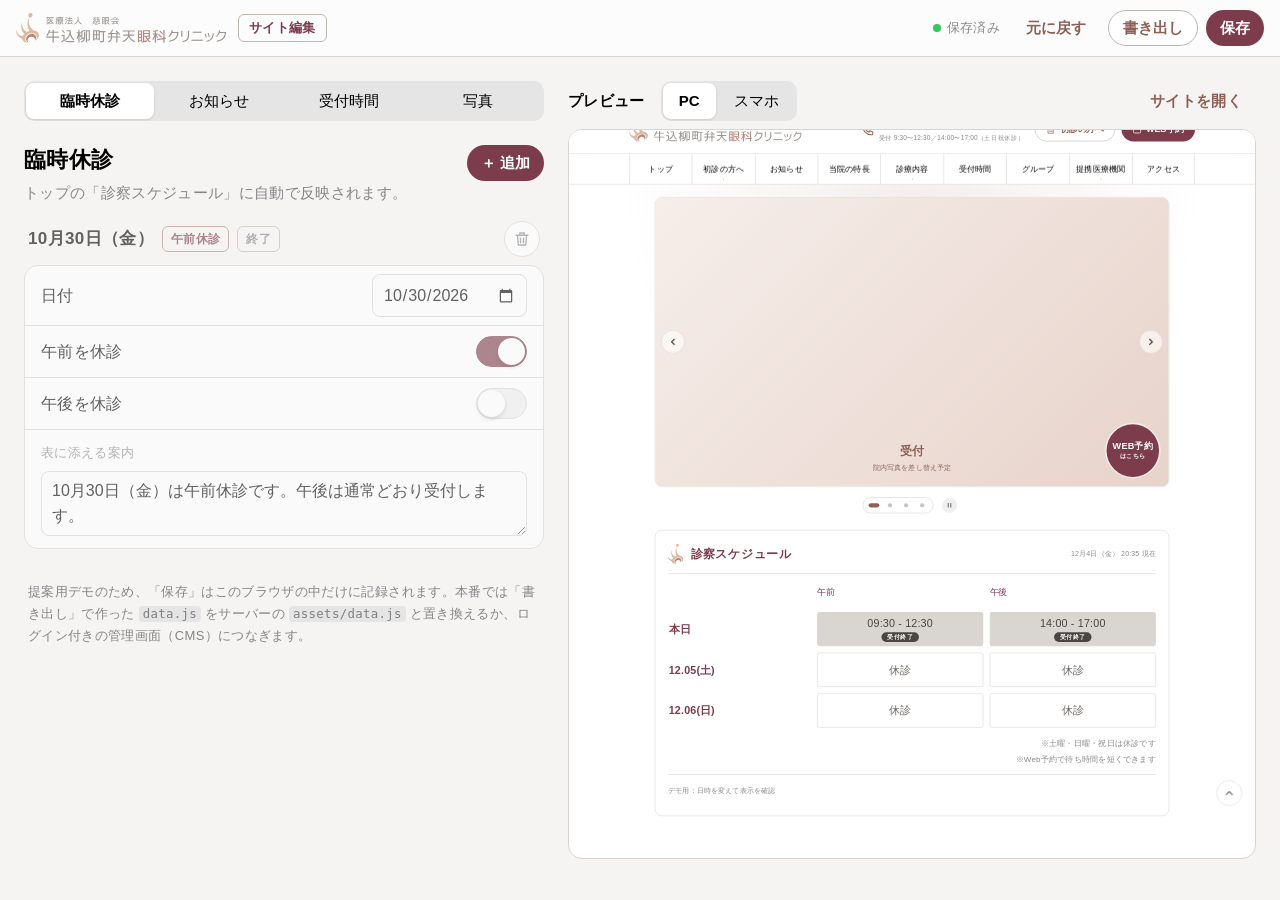
<file: admin.html>
<!doctype html>
<html lang="ja">
<head>
  <meta charset="utf-8">
  <meta name="viewport" content="width=device-width, initial-scale=1, viewport-fit=cover">
  <meta name="color-scheme" content="light dark">
  <meta name="robots" content="noindex, nofollow">
  <title>サイト編集｜牛込柳町弁天眼科クリニック（提案用デモ）</title>
  <link rel="stylesheet" href="assets/style.css">
  <link rel="stylesheet" href="assets/admin.css">
  <script src="assets/data.js"></script>
  <script src="assets/admin.js" defer></script>
</head>
<body class="admin">

<header class="admin-bar">
  <div class="admin-bar-inner">
    <div class="admin-title">
      <img class="admin-logo" src="assets/logo.svg" width="411" height="59" alt="牛込柳町弁天眼科クリニック">
      <span class="admin-badge">サイト編集</span>
    </div>
    <div class="admin-actions">
      <span class="save-state" data-save-state aria-live="polite">保存済み</span>
      <button type="button" class="btn btn-plain btn-small" data-reset>元に戻す</button>
      <button type="button" class="btn btn-tinted btn-small" data-export>書き出し</button>
      <button type="button" class="btn btn-accent btn-small" data-save>保存</button>
    </div>
  </div>
</header>

<div class="admin-view-switch">
  <div class="segmented" role="group" aria-label="表示の切り替え">
    <button type="button" aria-pressed="true" data-view="edit">編集</button>
    <button type="button" aria-pressed="false" data-view="preview">プレビュー</button>
  </div>
</div>

<div class="admin-layout" data-layout data-mode="edit">
  <main class="admin-editor" aria-label="編集">
    <div class="segmented editor-tabs" role="tablist" aria-label="編集する項目">
      <button type="button" role="tab" aria-selected="true" aria-pressed="true" data-tab="special">臨時休診</button>
      <button type="button" role="tab" aria-selected="false" aria-pressed="false" data-tab="news">お知らせ</button>
      <button type="button" role="tab" aria-selected="false" aria-pressed="false" data-tab="hours">受付時間</button>
      <button type="button" role="tab" aria-selected="false" aria-pressed="false" data-tab="slides">写真</button>
    </div>

    <!-- 臨時休診 -->
    <section class="editor-panel" data-panel="special" aria-labelledby="h-special">
      <div class="panel-head">
        <div>
          <h1 id="h-special">臨時休診</h1>
          <p>トップの「診察スケジュール」に自動で反映されます。</p>
        </div>
        <button type="button" class="btn btn-accent btn-small" data-add="special">＋ 追加</button>
      </div>
      <div class="editor-list" data-list="special"></div>
    </section>

    <!-- お知らせ -->
    <section class="editor-panel" data-panel="news" aria-labelledby="h-news" hidden>
      <div class="panel-head">
        <div>
          <h1 id="h-news">お知らせ</h1>
          <p>上にあるものほどトップで先に表示されます。</p>
        </div>
        <button type="button" class="btn btn-accent btn-small" data-add="news">＋ 追加</button>
      </div>
      <div class="editor-list" data-list="news"></div>
    </section>

    <!-- 受付時間 -->
    <section class="editor-panel" data-panel="hours" aria-labelledby="h-hours" hidden>
      <div class="panel-head">
        <div>
          <h1 id="h-hours">受付時間</h1>
          <p>受付時間表・診察スケジュール・ヘッダーの表示に反映されます。</p>
        </div>
      </div>
      <div class="field-group">
        <p class="group-title">時間帯</p>
        <div class="form-card">
          <div class="form-row">
            <span class="form-label">午前</span>
            <span class="time-range">
              <input type="time" data-hours="am.start" aria-label="午前の開始時刻"> 〜
              <input type="time" data-hours="am.end" aria-label="午前の終了時刻">
            </span>
          </div>
          <div class="form-row">
            <span class="form-label">午後</span>
            <span class="time-range">
              <input type="time" data-hours="pm.start" aria-label="午後の開始時刻"> 〜
              <input type="time" data-hours="pm.end" aria-label="午後の終了時刻">
            </span>
          </div>
        </div>
        <p class="field-error" data-hours-error hidden></p>
      </div>
      <div class="field-group">
        <p class="group-title">曜日ごとの受付</p>
        <div class="form-card">
          <table class="week-edit">
            <thead><tr><th scope="col">曜日</th><th scope="col">午前</th><th scope="col">午後</th></tr></thead>
            <tbody data-week-edit></tbody>
          </table>
        </div>
      </div>
      <div class="field-group">
        <div class="form-card">
          <label class="form-row">
            <span class="form-label">祝日は休診</span>
            <input type="checkbox" class="switch" data-hours="holidayClosed">
          </label>
        </div>
        <p class="group-caption">祝日は2026〜2027年分を登録済みです。</p>
      </div>
    </section>

    <!-- 写真（スライドショー） -->
    <section class="editor-panel" data-panel="slides" aria-labelledby="h-slides" hidden>
      <div class="panel-head">
        <div>
          <h1 id="h-slides">スライドショーの写真</h1>
          <p>トップの写真を入れ替えます。横長（16:9）の写真がきれいに収まります。</p>
        </div>
        <button type="button" class="btn btn-accent btn-small" data-add="slides">＋ 追加</button>
      </div>
      <div class="editor-list" data-list="slides"></div>
      <p class="group-caption" data-slides-size></p>
      <input type="file" accept="image/*" data-file hidden>
    </section>

    <p class="admin-note">提案用デモのため、「保存」はこのブラウザの中だけに記録されます。本番では「書き出し」で作った <code>data.js</code> をサーバーの <code>assets/data.js</code> と置き換えるか、ログイン付きの管理画面（CMS）につなぎます。</p>
  </main>

  <aside class="admin-preview" aria-label="プレビュー">
    <div class="preview-bar">
      <span>プレビュー</span>
      <div class="segmented" role="group" aria-label="プレビューの幅">
        <button type="button" aria-pressed="true" data-device="pc">PC</button>
        <button type="button" aria-pressed="false" data-device="sp">スマホ</button>
      </div>
      <a class="btn btn-plain btn-small" href="index.html" target="_blank" rel="noopener">サイトを開く</a>
    </div>
    <div class="preview-stage" data-stage data-device="pc">
      <iframe title="サイトのプレビュー" src="index.html#hours" data-preview></iframe>
    </div>
  </aside>
</div>

<div class="toast" data-toast role="status" hidden></div>
</body>
</html>
</file>
<file: assets/style.css>
/* ==========================================================
   やなぎさわ眼科 デモサイト
   Apple Human Interface Guidelines を基準にした設計
   - システムフォント（SF Pro / ヒラギノ）
   - セマンティックカラー（ライト/ダーク自動切替）
   - 8pt グリッド、タップ領域 44pt 以上
   - Materials（半透明ブラー）のナビゲーション
   - 視差効果を減らす設定（prefers-reduced-motion）に対応
   ========================================================== */

:root {
  /* System colors (iOS Light) */
  --blue: #007aff;
  --green: #34c759;
  --orange: #ff9500;
  --red: #ff3b30;
  --teal: #30b0c7;
  --indigo: #5856d6;

  /* Semantic colors */
  --label: #000000;
  --label-secondary: rgba(60, 60, 67, 0.6);
  --label-tertiary: rgba(60, 60, 67, 0.3);
  --bg: #ffffff;
  --bg-secondary: #f5f4f3;
  --bg-grouped: #f5f4f3;
  --bg-elevated: #ffffff;
  --fill: rgba(120, 120, 128, 0.12);
  --separator: rgba(60, 60, 67, 0.18);
  --material: rgba(255, 255, 255, 0.72);
  /* ブランドカラー（くすみローズ／ワイン／トープ） */
  --tint: #b1897f;
  --tint-strong: #8e6157;
  --tint-soft: rgba(177, 137, 127, 0.14);
  --accent: #7d3c4b;
  --band: #96726a;
  --taupe: #78706a;
  --shadow: 0 1px 2px rgba(0, 0, 0, 0.04), 0 8px 24px rgba(0, 0, 0, 0.06);

  /* Typography (HIG text styles, px ≒ pt) */
  --font: -apple-system, BlinkMacSystemFont, "SF Pro Text", "Hiragino Sans",
    "Hiragino Kaku Gothic ProN", "Noto Sans JP", "Yu Gothic", sans-serif;
  --large-title: clamp(2.125rem, 1.4rem + 3.2vw, 3.5rem);
  --title1: clamp(1.75rem, 1.4rem + 1.4vw, 2.25rem);
  --title2: 1.375rem;
  --title3: 1.25rem;
  --headline: 1.0625rem;
  --body: 1.0625rem;
  --callout: 1rem;
  --subhead: 0.9375rem;
  --footnote: 0.8125rem;
  --caption: 0.75rem;

  /* Spacing (8pt grid) */
  --s1: 8px;
  --s2: 16px;
  --s3: 24px;
  --s4: 32px;
  --s6: 48px;
  --s8: 64px;
  --s12: 96px;

  --radius-s: 10px;
  --radius-m: 14px;
  --radius-l: 22px;
  --max: 1120px;
  --nav-h: 56px;
}

@media (prefers-color-scheme: dark) {
  :root {
    --blue: #0a84ff;
    --green: #30d158;
    --orange: #ff9f0a;
    --red: #ff453a;
    --teal: #40c8e0;
    --indigo: #5e5ce6;

    --label: #ffffff;
    --label-secondary: rgba(235, 235, 245, 0.6);
    --label-tertiary: rgba(235, 235, 245, 0.3);
    --bg: #000000;
    --bg-secondary: #1c1c1e;
    --bg-grouped: #000000;
    --bg-elevated: #1c1c1e;
    --fill: rgba(120, 120, 128, 0.24);
    --separator: rgba(84, 84, 88, 0.6);
    --material: rgba(30, 30, 30, 0.72);
    --tint: #c9a197;
    --tint-strong: #e0bcb2;
    --tint-soft: rgba(201, 161, 151, 0.18);
    --accent: #c9788a;
    --band: #4a3733;
    --taupe: #2a2624;
    --shadow: 0 0 0 1px rgba(255, 255, 255, 0.06);
  }
}

*,
*::before,
*::after {
  box-sizing: border-box;
}

html {
  -webkit-text-size-adjust: 100%;
  scroll-behavior: smooth;
  scroll-padding-top: calc(var(--nav-h) + var(--s2));
}

body {
  margin: 0;
  font-family: var(--font);
  font-size: var(--body);
  line-height: 1.7;
  letter-spacing: 0.02em;
  color: var(--label);
  background: var(--bg);
  -webkit-font-smoothing: antialiased;
  font-feature-settings: "palt" 1;
}

img,
svg {
  display: block;
  max-width: 100%;
}

a {
  color: var(--tint-strong);
  text-decoration: none;
}

a:hover {
  text-decoration: underline;
}

:focus-visible {
  outline: 3px solid var(--blue);
  outline-offset: 2px;
  border-radius: 6px;
}

.skip-link {
  position: absolute;
  left: var(--s2);
  top: -100px;
  z-index: 100;
  padding: var(--s1) var(--s2);
  background: var(--bg-elevated);
  border-radius: var(--radius-s);
}

.skip-link:focus {
  top: var(--s1);
}

.container {
  width: 100%;
  max-width: var(--max);
  margin: 0 auto;
  padding: 0 var(--s2);
}

@media (min-width: 744px) {
  .container {
    padding: 0 var(--s4);
  }
}

.visually-hidden {
  position: absolute !important;
  width: 1px;
  height: 1px;
  overflow: hidden;
  clip: rect(0 0 0 0);
  white-space: nowrap;
}

/* ---------- Demo banner ---------- */
.demo-banner {
  background: var(--fill);
  color: var(--label-secondary);
  font-size: var(--footnote);
  text-align: center;
  padding: 6px var(--s2);
}

/* ---------- Navigation bar (Material) ---------- */
.navbar {
  position: sticky;
  top: 0;
  z-index: 50;
  height: var(--nav-h);
  background: var(--material);
  -webkit-backdrop-filter: saturate(180%) blur(20px);
  backdrop-filter: saturate(180%) blur(20px);
  border-bottom: 0.5px solid var(--separator);
}

.navbar .container {
  display: flex;
  align-items: center;
  justify-content: space-between;
  height: 100%;
  gap: var(--s2);
}

.brand {
  display: flex;
  align-items: center;
  gap: 10px;
  color: var(--label);
  font-weight: 700;
  font-size: var(--headline);
  min-height: 44px;
}

.brand:hover {
  text-decoration: none;
}

.brand-mark {
  width: 32px;
  height: 32px;
  border-radius: 9px;
  background: linear-gradient(135deg, #d4b2a8, var(--tint-strong));
  display: grid;
  place-items: center;
  color: #fff;
}

.nav-links {
  display: none;
  list-style: none;
  margin: 0;
  padding: 0;
  gap: var(--s1);
}

.nav-links a {
  display: inline-flex;
  align-items: center;
  min-height: 44px;
  padding: 0 12px;
  color: var(--label);
  font-size: var(--subhead);
  border-radius: var(--radius-s);
}

.nav-links a:hover {
  background: var(--fill);
  text-decoration: none;
}

.nav-links a[aria-current="page"] {
  color: var(--tint-strong);
  font-weight: 600;
}

.nav-actions {
  display: flex;
  align-items: center;
  gap: var(--s1);
}

.menu-button {
  width: 44px;
  height: 44px;
  border: 0;
  background: transparent;
  color: var(--label);
  border-radius: var(--radius-s);
  display: grid;
  place-items: center;
  cursor: pointer;
}

.menu-button:hover {
  background: var(--fill);
}

@media (min-width: 960px) {
  .nav-links {
    display: flex;
  }
  .menu-button {
    display: none;
  }
}

/* Sheet (mobile menu) */
.sheet {
  position: fixed;
  inset: 0;
  z-index: 60;
  display: none;
}

.sheet[data-open="true"] {
  display: block;
}

.sheet-backdrop {
  position: absolute;
  inset: 0;
  background: rgba(0, 0, 0, 0.4);
}

@media (prefers-color-scheme: dark) {
  .sheet-backdrop {
    background: rgba(0, 0, 0, 0.6);
  }
  .sheet-panel {
    background: var(--bg-secondary);
  }
  .sheet-panel .list-group {
    background: #2c2c2e;
  }
}

.sheet-panel {
  position: absolute;
  left: 0;
  right: 0;
  bottom: 0;
  max-height: 85vh;
  overflow: auto;
  background: var(--bg-grouped);
  border-radius: var(--radius-l) var(--radius-l) 0 0;
  padding: var(--s1) var(--s2) calc(var(--s3) + env(safe-area-inset-bottom));
  animation: sheet-up 0.35s cubic-bezier(0.2, 0.8, 0.2, 1);
}

.sheet-grabber {
  width: 36px;
  height: 5px;
  border-radius: 3px;
  background: var(--label-tertiary);
  margin: 0 auto var(--s2);
}

.sheet-header {
  display: flex;
  justify-content: space-between;
  align-items: center;
  margin-bottom: var(--s2);
}

.sheet-header h2 {
  font-size: var(--title3);
  margin: 0;
}

@keyframes sheet-up {
  from {
    transform: translateY(100%);
  }
  to {
    transform: translateY(0);
  }
}

/* ---------- Buttons ---------- */
.btn {
  display: inline-flex;
  align-items: center;
  justify-content: center;
  gap: 8px;
  min-height: 44px;
  padding: 0 20px;
  border-radius: 980px;
  border: 0;
  font: inherit;
  font-size: var(--callout);
  font-weight: 600;
  cursor: pointer;
  transition: transform 0.15s ease, opacity 0.15s ease, background 0.15s ease;
}

.btn:hover {
  text-decoration: none;
}

.btn:active {
  transform: scale(0.97);
  opacity: 0.85;
}

.btn-filled {
  background: var(--tint-strong);
  color: #fff;
}

@media (prefers-color-scheme: dark) {
  .btn-filled {
    color: #000;
  }
}

.btn-tinted {
  background: var(--tint-soft);
  color: var(--tint-strong);
}

.btn-plain {
  background: transparent;
  color: var(--tint-strong);
  padding: 0 12px;
}

.btn-large {
  min-height: 52px;
  padding: 0 28px;
  font-size: var(--headline);
}

.btn-small {
  min-height: 36px;
  padding: 0 14px;
  font-size: var(--subhead);
}

/* ---------- Hero ---------- */
.hero {
  padding: var(--s8) 0 var(--s6);
  text-align: center;
  background: radial-gradient(
      ellipse 60% 50% at 50% 0%,
      var(--tint-soft),
      transparent 70%
    ),
    var(--bg);
}

.eyebrow {
  display: inline-block;
  font-size: var(--footnote);
  font-weight: 600;
  color: var(--tint-strong);
  letter-spacing: 0.08em;
  margin-bottom: var(--s2);
}

.hero h1 {
  font-size: var(--large-title);
  line-height: 1.25;
  letter-spacing: 0.01em;
  margin: 0 0 var(--s3);
  font-weight: 700;
}

.hero p {
  font-size: clamp(1.0625rem, 1rem + 0.4vw, 1.25rem);
  color: var(--label-secondary);
  max-width: 36em;
  margin: 0 auto var(--s4);
}

.hero-actions {
  display: flex;
  gap: 12px;
  justify-content: center;
  flex-wrap: wrap;
}

.hero-visual {
  margin: var(--s6) auto 0;
  max-width: 880px;
  aspect-ratio: 16 / 7;
  border-radius: var(--radius-l);
  background: linear-gradient(135deg, #f6eeea, #ead9d2);
  overflow: hidden;
  box-shadow: var(--shadow);
}

@media (prefers-color-scheme: dark) {
  .hero-visual {
    background: linear-gradient(135deg, #2b211e, #3a2a27);
  }
}

/* ---------- Today status (glanceable) ---------- */
.status-strip {
  margin-top: calc(var(--s4) * -1);
  position: relative;
  z-index: 2;
}

.status-card {
  display: grid;
  grid-template-columns: 1fr;
  gap: var(--s2);
  background: var(--bg-elevated);
  border-radius: var(--radius-l);
  box-shadow: var(--shadow);
  padding: var(--s3);
}

@media (min-width: 744px) {
  .status-card {
    grid-template-columns: 1.2fr 1fr 1fr;
    align-items: center;
  }
}

.status-item {
  display: flex;
  gap: 12px;
  align-items: center;
}

.status-item + .status-item {
  border-top: 0.5px solid var(--separator);
  padding-top: var(--s2);
}

@media (min-width: 744px) {
  .status-item + .status-item {
    border-top: 0;
    padding-top: 0;
    border-left: 0.5px solid var(--separator);
    padding-left: var(--s3);
  }
}

.status-icon {
  flex: none;
  width: 44px;
  height: 44px;
  border-radius: 12px;
  display: grid;
  place-items: center;
  background: var(--tint-soft);
  color: var(--tint-strong);
}

.status-label {
  font-size: var(--footnote);
  color: var(--label-secondary);
  margin: 0;
}

.status-value {
  font-size: var(--headline);
  font-weight: 600;
  margin: 0;
  line-height: 1.4;
}

.pill {
  display: inline-flex;
  align-items: center;
  gap: 6px;
  font-size: var(--footnote);
  font-weight: 600;
  padding: 2px 10px;
  border-radius: 980px;
}

.pill::before {
  content: "";
  width: 8px;
  height: 8px;
  border-radius: 50%;
  background: currentColor;
}

.pill-open {
  color: var(--green);
  background: rgba(52, 199, 89, 0.14);
}

.pill-closed {
  color: var(--label-secondary);
  background: var(--fill);
}

/* ---------- Sections ---------- */
.section {
  padding: var(--s12) 0;
}

.section-alt {
  background: var(--bg-secondary);
}

.section-head {
  display: flex;
  align-items: flex-end;
  justify-content: space-between;
  gap: var(--s2);
  margin-bottom: var(--s4);
  flex-wrap: wrap;
}

.section-head h2 {
  font-size: var(--title1);
  line-height: 1.3;
  margin: 0;
}

.section-head p {
  margin: var(--s1) 0 0;
  color: var(--label-secondary);
}

/* ---------- Service cards ---------- */
.grid {
  display: grid;
  gap: var(--s2);
}

@media (min-width: 600px) {
  .grid-2 {
    grid-template-columns: repeat(2, 1fr);
  }
  .grid-3 {
    grid-template-columns: repeat(2, 1fr);
  }
}

@media (min-width: 960px) {
  .grid-3 {
    grid-template-columns: repeat(3, 1fr);
  }
  .grid {
    gap: var(--s3);
  }
}

.card {
  background: var(--bg-elevated);
  border-radius: var(--radius-l);
  padding: var(--s3);
  box-shadow: var(--shadow);
  color: var(--label);
  display: flex;
  flex-direction: column;
  transition: transform 0.25s ease, box-shadow 0.25s ease;
}

a.card:hover {
  text-decoration: none;
  transform: translateY(-2px);
}

.card h3 {
  font-size: var(--title3);
  margin: var(--s2) 0 var(--s1);
  line-height: 1.4;
}

.card p {
  margin: 0;
  color: var(--label-secondary);
  font-size: var(--subhead);
}

.card .more {
  margin-top: auto;
  padding-top: var(--s2);
  color: var(--tint-strong);
  font-size: var(--subhead);
  font-weight: 600;
  display: inline-flex;
  align-items: center;
  gap: 4px;
}

.symbol {
  width: 48px;
  height: 48px;
  border-radius: 14px;
  display: grid;
  place-items: center;
  color: #fff;
}

.symbol svg {
  width: 26px;
  height: 26px;
}

.c-teal { background: var(--teal); }
.c-blue { background: var(--blue); }
.c-indigo { background: var(--indigo); }
.c-orange { background: var(--orange); }
.c-green { background: var(--green); }
.c-red { background: var(--red); }

/* ---------- Grouped list (Settings-like) ---------- */
.list-group {
  background: var(--bg-elevated);
  border-radius: var(--radius-m);
  overflow: hidden;
  box-shadow: var(--shadow);
}

.list-row {
  display: flex;
  align-items: center;
  gap: 12px;
  min-height: 52px;
  padding: 12px var(--s2);
  color: var(--label);
  position: relative;
}

.list-row + .list-row::before {
  content: "";
  position: absolute;
  top: 0;
  left: var(--s2);
  right: 0;
  border-top: 0.5px solid var(--separator);
}

a.list-row:hover {
  background: var(--fill);
  text-decoration: none;
}

.list-row .grow {
  flex: 1;
  min-width: 0;
}

.list-row .detail {
  color: var(--label-secondary);
  font-size: var(--subhead);
}

.chevron {
  color: var(--label-tertiary);
  flex: none;
}

.list-caption {
  font-size: var(--footnote);
  color: var(--label-secondary);
  margin: var(--s1) var(--s2) 0;
}

.list-title {
  font-size: var(--footnote);
  color: var(--label-secondary);
  text-transform: uppercase;
  letter-spacing: 0.06em;
  margin: 0 var(--s2) var(--s1);
  font-weight: 400;
}

/* ---------- Hours table ---------- */
.hours-wrap {
  overflow-x: auto;
  border-radius: var(--radius-m);
  background: var(--bg-elevated);
  box-shadow: var(--shadow);
}

.hours {
  width: 100%;
  border-collapse: collapse;
  min-width: 560px;
  font-size: var(--subhead);
  text-align: center;
}

.hours th,
.hours td {
  padding: 14px 8px;
  border-bottom: 0.5px solid var(--separator);
}

.hours thead th {
  font-weight: 600;
  color: var(--label-secondary);
  font-size: var(--footnote);
}

.hours tbody th {
  text-align: left;
  padding-left: var(--s2);
  font-weight: 600;
  white-space: nowrap;
}

.hours tbody tr:last-child th,
.hours tbody tr:last-child td {
  border-bottom: 0;
}

.mark-open {
  color: var(--tint-strong);
  font-size: 1.125rem;
}

.mark-half {
  color: var(--orange);
  font-size: 1.125rem;
}

.mark-closed {
  color: var(--label-tertiary);
}

.hours .today {
  background: var(--tint-soft);
}

.legend {
  display: flex;
  flex-wrap: wrap;
  gap: var(--s1) var(--s3);
  font-size: var(--footnote);
  color: var(--label-secondary);
  margin-top: var(--s2);
}

/* ---------- Segmented control ---------- */
.segmented {
  display: inline-flex;
  padding: 2px;
  border-radius: 10px;
  background: var(--fill);
  gap: 2px;
  max-width: 100%;
  overflow-x: auto;
  scrollbar-width: none;
}

.segmented::-webkit-scrollbar {
  display: none;
}

.segmented button {
  flex: none;
  border: 0;
  background: transparent;
  color: var(--label);
  font: inherit;
  font-size: var(--subhead);
  font-weight: 500;
  min-height: 36px;
  padding: 0 16px;
  border-radius: 8px;
  cursor: pointer;
}

.segmented button[aria-pressed="true"] {
  background: var(--bg-elevated);
  box-shadow: 0 1px 3px rgba(0, 0, 0, 0.12);
  font-weight: 600;
}

@media (prefers-color-scheme: dark) {
  .segmented button[aria-pressed="true"] {
    background: #636366;
  }
}

/* ---------- Column (magazine) cards ---------- */
.article-card {
  padding: 0;
  overflow: hidden;
}

.article-thumb {
  aspect-ratio: 16 / 10;
  display: grid;
  place-items: center;
  color: rgba(255, 255, 255, 0.95);
}

.article-thumb svg {
  width: 64px;
  height: 64px;
}

.thumb-teal { background: linear-gradient(135deg, #5ac8dc, #2a8fa3); }
.thumb-blue { background: linear-gradient(135deg, #64a8ff, #1e62d0); }
.thumb-indigo { background: linear-gradient(135deg, #8b89f0, #4744b8); }
.thumb-orange { background: linear-gradient(135deg, #ffbb5c, #e5780a); }
.thumb-green { background: linear-gradient(135deg, #6ddc8b, #22964a); }

.article-body {
  padding: var(--s2) var(--s3) var(--s3);
  display: flex;
  flex-direction: column;
  gap: var(--s1);
  flex: 1;
}

.article-body h3 {
  margin: 0;
  font-size: var(--headline);
  line-height: 1.5;
}

.meta {
  display: flex;
  align-items: center;
  gap: var(--s1);
  flex-wrap: wrap;
  font-size: var(--footnote);
  color: var(--label-secondary);
}

.tag {
  display: inline-block;
  font-size: var(--caption);
  font-weight: 600;
  padding: 2px 8px;
  border-radius: 6px;
  background: var(--tint-soft);
  color: var(--tint-strong);
}

.article-feature {
  display: grid;
  gap: 0;
  padding: 0;
  overflow: hidden;
  margin-bottom: var(--s3);
}

@media (min-width: 744px) {
  .article-feature {
    grid-template-columns: 1.3fr 1fr;
  }
  .article-feature .article-thumb {
    aspect-ratio: auto;
    min-height: 320px;
  }
  .article-feature .article-body {
    padding: var(--s4);
    justify-content: center;
  }
  .article-feature h3 {
    font-size: var(--title2);
  }
}

[hidden] {
  display: none !important;
}

/* ---------- Doctor ---------- */
.doctor {
  display: grid;
  gap: var(--s4);
  align-items: center;
}

@media (min-width: 744px) {
  .doctor {
    grid-template-columns: 320px 1fr;
  }
}

.doctor-photo {
  aspect-ratio: 4 / 5;
  border-radius: var(--radius-l);
  background: linear-gradient(160deg, var(--tint-soft), var(--fill));
  display: grid;
  place-items: center;
  color: var(--tint-strong);
}

.doctor h3 {
  font-size: var(--title2);
  margin: 0 0 var(--s1);
}

.doctor blockquote {
  margin: 0 0 var(--s3);
  font-size: var(--title3);
  line-height: 1.7;
  font-weight: 600;
}

.career {
  list-style: none;
  padding: 0;
  margin: var(--s2) 0 0;
  font-size: var(--subhead);
  color: var(--label-secondary);
}

.career li {
  padding: 4px 0;
}

/* ---------- Steps ---------- */
.steps {
  counter-reset: step;
  list-style: none;
  padding: 0;
  margin: 0;
}

.steps li {
  counter-increment: step;
  position: relative;
  padding-left: 56px;
  min-height: 40px;
}

.steps li::before {
  content: counter(step);
  position: absolute;
  left: 0;
  top: 0;
  width: 40px;
  height: 40px;
  border-radius: 50%;
  background: var(--tint-soft);
  color: var(--tint-strong);
  font-weight: 700;
  display: grid;
  place-items: center;
}

.steps h3 {
  font-size: var(--headline);
  margin: 0 0 4px;
}

.steps p {
  margin: 0;
  color: var(--label-secondary);
  font-size: var(--subhead);
}

/* ---------- Access ---------- */
.map {
  aspect-ratio: 4 / 3;
  border-radius: var(--radius-l);
  background-color: var(--bg-secondary);
  background-image: linear-gradient(var(--separator) 1px, transparent 1px),
    linear-gradient(90deg, var(--separator) 1px, transparent 1px);
  background-size: 32px 32px;
  position: relative;
  overflow: hidden;
  box-shadow: var(--shadow);
}

.map-pin {
  position: absolute;
  left: 50%;
  top: 50%;
  transform: translate(-50%, -100%);
  color: var(--red);
}

.map-road {
  position: absolute;
  background: var(--bg-elevated);
  border: 1px solid var(--separator);
}

/* ---------- CTA band ---------- */
.cta {
  border-radius: var(--radius-l);
  padding: var(--s6) var(--s3);
  text-align: center;
  background: var(--band);
  color: #fff;
}

.cta h2 {
  font-size: var(--title1);
  margin: 0 0 var(--s1);
}

.cta p {
  margin: 0 0 var(--s3);
  opacity: 0.85;
}

.cta .btn-filled {
  background: #fff;
  color: var(--accent);
}

.cta .btn-tinted {
  background: rgba(255, 255, 255, 0.18);
  color: #fff;
}

/* ---------- FAQ (disclosure) ---------- */
.faq details {
  border-bottom: 0.5px solid var(--separator);
}

.faq summary {
  list-style: none;
  cursor: pointer;
  min-height: 56px;
  padding: var(--s2) 0;
  display: flex;
  justify-content: space-between;
  gap: var(--s2);
  font-weight: 600;
}

.faq summary::-webkit-details-marker {
  display: none;
}

.faq summary::after {
  content: "";
  flex: none;
  width: 10px;
  height: 10px;
  margin-top: 8px;
  border-right: 2px solid var(--label-tertiary);
  border-bottom: 2px solid var(--label-tertiary);
  transform: rotate(45deg);
  transition: transform 0.2s ease;
}

.faq details[open] summary::after {
  transform: rotate(-135deg);
  margin-top: 12px;
}

.faq details p {
  margin: 0 0 var(--s2);
  color: var(--label-secondary);
}

/* ---------- Footer ---------- */
.footer {
  background: var(--bg-secondary);
  color: var(--label-secondary);
  font-size: var(--footnote);
  padding: var(--s6) 0 calc(var(--s6) + 72px);
}

@media (min-width: 744px) {
  .footer {
    padding-bottom: var(--s6);
  }
}

.footer-grid {
  display: grid;
  gap: var(--s4);
}

@media (min-width: 744px) {
  .footer-grid {
    grid-template-columns: 2fr 1fr 1fr;
  }
}

.footer h2 {
  font-size: var(--footnote);
  color: var(--label);
  margin: 0 0 var(--s1);
}

.footer ul {
  list-style: none;
  padding: 0;
  margin: 0;
}

.footer li a {
  display: inline-block;
  padding: 6px 0;
  color: var(--label-secondary);
}

.footer .copy {
  margin-top: var(--s4);
  padding-top: var(--s2);
  border-top: 0.5px solid var(--separator);
}

/* ---------- Mobile tab bar (fixed CTA) ---------- */
.tabbar {
  position: fixed;
  left: 0;
  right: 0;
  bottom: 0;
  z-index: 40;
  display: grid;
  grid-template-columns: repeat(3, 1fr);
  background: var(--material);
  -webkit-backdrop-filter: saturate(180%) blur(20px);
  backdrop-filter: saturate(180%) blur(20px);
  border-top: 0.5px solid var(--separator);
  padding-bottom: env(safe-area-inset-bottom);
}

.tabbar a {
  display: flex;
  flex-direction: column;
  align-items: center;
  justify-content: center;
  gap: 2px;
  min-height: 56px;
  font-size: 0.625rem;
  font-weight: 500;
  color: var(--label-secondary);
}

.tabbar a:hover {
  text-decoration: none;
}

.tabbar a.primary {
  color: var(--tint-strong);
}

.tabbar svg {
  width: 24px;
  height: 24px;
}

@media (min-width: 744px) {
  .tabbar {
    display: none;
  }
}

/* ---------- Article page ---------- */
.prose {
  max-width: 680px;
  margin: 0 auto;
}

.prose h1 {
  font-size: var(--title1);
  line-height: 1.4;
  margin: var(--s2) 0;
}

.prose h2 {
  font-size: var(--title2);
  line-height: 1.5;
  margin: var(--s6) 0 var(--s2);
  padding-top: var(--s2);
}

.prose p,
.prose li {
  line-height: 1.95;
}

.prose .lead {
  font-size: var(--title3);
  color: var(--label-secondary);
  line-height: 1.8;
}

.callout {
  background: var(--tint-soft);
  border-radius: var(--radius-m);
  padding: var(--s2) var(--s3);
  margin: var(--s3) 0;
}

.callout strong {
  color: var(--tint-strong);
}

.toc {
  background: var(--bg-secondary);
  border-radius: var(--radius-m);
  padding: var(--s2) var(--s3);
  margin: var(--s4) 0;
}

.toc ol {
  margin: var(--s1) 0 0;
  padding-left: 1.25em;
}

.toc a {
  display: inline-block;
  padding: 4px 0;
}

.breadcrumb {
  font-size: var(--footnote);
  color: var(--label-secondary);
  padding: var(--s3) 0 0;
}

.breadcrumb a {
  color: var(--label-secondary);
}

.author {
  display: flex;
  gap: var(--s2);
  align-items: center;
  margin-top: var(--s6);
  padding: var(--s3);
  border-radius: var(--radius-m);
  background: var(--bg-secondary);
}

.avatar {
  flex: none;
  width: 56px;
  height: 56px;
  border-radius: 50%;
  background: var(--tint-soft);
  color: var(--tint-strong);
  display: grid;
  place-items: center;
  font-weight: 700;
}

/* ---------- Reveal on scroll ---------- */
.reveal {
  opacity: 0;
  transform: translateY(16px);
  transition: opacity 0.6s ease, transform 0.6s ease;
}

.reveal.is-visible {
  opacity: 1;
  transform: none;
}

@media (prefers-reduced-motion: reduce) {
  html {
    scroll-behavior: auto;
  }
  *,
  *::before,
  *::after {
    animation: none !important;
    transition: none !important;
  }
  .reveal {
    opacity: 1;
    transform: none;
  }
}

@media (prefers-contrast: more) {
  :root {
    --label-secondary: var(--label);
    --separator: var(--label-tertiary);
  }
}

/* ==========================================================
   提案用デモ：ブランド固有のスタイル
   ========================================================== */
.btn-accent {
  background: var(--accent);
  color: #fff;
}

.section-title {
  text-align: center;
  margin-bottom: var(--s4);
}

.section-title .en {
  display: block;
  font-size: var(--title1);
  font-weight: 600;
  letter-spacing: 0.04em;
  line-height: 1.2;
}

.section-title .ja {
  display: block;
  margin-top: 4px;
  font-size: var(--headline);
  font-weight: 600;
  color: var(--tint-strong);
}

.band {
  background: var(--band);
  color: #fff;
}

.band .section-title .ja,
.band .section-title .en {
  color: #fff;
}

.band p {
  color: rgba(255, 255, 255, 0.92);
}

.btn-outline-light {
  background: transparent;
  color: #fff;
  box-shadow: inset 0 0 0 1px rgba(255, 255, 255, 0.7);
}

.btn-outline-light:hover {
  background: rgba(255, 255, 255, 0.12);
}

/* お知らせ（ディスクロージャー） */
.news details + details {
  border-top: 0.5px solid var(--separator);
}

.news summary {
  list-style: none;
  cursor: pointer;
  display: flex;
  align-items: center;
  gap: 12px;
  min-height: 52px;
  padding: 12px var(--s2);
}

.news summary::-webkit-details-marker {
  display: none;
}

.news summary .chevron {
  transition: transform 0.2s ease;
}

.news details[open] summary .chevron {
  transform: rotate(90deg);
}

.news summary:hover {
  background: var(--fill);
}

.news .news-body {
  padding: 0 var(--s2) var(--s2) calc(var(--s2) + 28px);
  color: var(--label-secondary);
  font-size: var(--subhead);
}

/* 特長 */
.points {
  list-style: none;
  padding: 0;
  margin: 0 auto;
  max-width: 760px;
  display: grid;
  gap: var(--s2);
}

.point {
  display: flex;
  align-items: center;
  gap: var(--s3);
  background: var(--bg-elevated);
  border-radius: var(--radius-l);
  padding: var(--s3);
  box-shadow: var(--shadow);
}

.point-num {
  flex: none;
  width: 64px;
  height: 64px;
  border-radius: 50%;
  background: var(--tint-soft);
  color: var(--tint-strong);
  display: grid;
  place-content: center;
  text-align: center;
  line-height: 1.1;
  font-weight: 700;
  font-size: var(--title3);
}

.point-num small {
  display: block;
  font-size: 0.625rem;
  font-weight: 600;
  letter-spacing: 0.08em;
}

.point p {
  margin: 0;
  font-weight: 600;
  line-height: 1.7;
}

/* 診療内容のチップ */
.chips {
  display: flex;
  flex-wrap: wrap;
  gap: var(--s1);
  justify-content: center;
  margin: var(--s3) 0;
  padding: 0;
  list-style: none;
}

.chips li {
  padding: 6px 14px;
  border-radius: 980px;
  background: rgba(255, 255, 255, 0.16);
  font-size: var(--subhead);
  font-weight: 600;
}

/* グループクリニック */
.clinic-photo {
  aspect-ratio: 16 / 9;
  background: linear-gradient(135deg, rgba(255, 255, 255, 0.25), rgba(255, 255, 255, 0.08));
  display: grid;
  place-items: center;
  color: rgba(255, 255, 255, 0.85);
  font-size: var(--footnote);
}

.band .card {
  background: rgba(255, 255, 255, 0.1);
  box-shadow: none;
  color: #fff;
  padding: 0;
  overflow: hidden;
  text-align: center;
}

.band .card h3 {
  margin: var(--s3) var(--s3) var(--s1);
}

.band .card p {
  color: rgba(255, 255, 255, 0.9);
  padding: 0 var(--s3);
}

.band .card .btn {
  margin: var(--s3) auto;
}

/* Google マップ */
.map-embed {
  width: 100%;
  aspect-ratio: 4 / 3;
  border: 0;
  border-radius: var(--radius-l);
  box-shadow: var(--shadow);
  background: var(--bg-secondary);
}

/* 院情報フッター（トープ） */
.footer-info {
  background: var(--taupe);
  color: #fff;
  padding: var(--s8) 0;
}

.footer-info a {
  color: #fff;
}

.footer-info .tel {
  font-size: var(--title2);
  font-weight: 700;
  letter-spacing: 0.04em;
}

.footer-info .hours th,
.footer-info .hours td {
  border-color: rgba(255, 255, 255, 0.25);
}

.footer-info .hours-wrap {
  background: rgba(255, 255, 255, 0.08);
  box-shadow: none;
}

.footer-info .hours thead th {
  color: rgba(255, 255, 255, 0.8);
}

.footer-info .mark-open {
  color: #fff;
}

.footer-info .mark-closed {
  color: rgba(255, 255, 255, 0.5);
}

.footer-info .hours .today {
  background: rgba(255, 255, 255, 0.14);
}

.copybar {
  background: var(--tint);
  color: #fff;
  font-size: var(--footnote);
  text-align: center;
  padding: var(--s2) var(--s2) calc(var(--s2) + 72px);
}

@media (min-width: 744px) {
  .copybar {
    padding-bottom: var(--s2);
  }
}

@media (prefers-color-scheme: dark) {
  .copybar {
    background: #3a2c29;
  }
}

/* スマホ：予約はタブバーに任せ、ヘッダーは医院名を優先 */
.brand span:last-child {
  white-space: nowrap;
}

@media (max-width: 743px) {
  .nav-actions .btn {
    display: none;
  }
  .brand {
    font-size: var(--subhead);
  }
}

.hours thead th {
  white-space: nowrap;
}

.grid > * {
  min-width: 0;
}

.footer-info .hours th,
.footer-info .hours td {
  padding: 12px 4px;
}

.footer-info .hours tbody th {
  padding-left: 12px;
}

.brand {
  min-width: 0;
}

.brand span:last-child {
  overflow: hidden;
  text-overflow: ellipsis;
}

/* ---------- 院内写真スライドショー ---------- */
.hero-slides {
  padding: var(--s3) 0 var(--s6);
}

.carousel {
  position: relative;
  max-width: 960px;
  margin: 0 auto;
}

.carousel-track {
  display: flex;
  overflow-x: auto;
  scroll-snap-type: x mandatory;
  scroll-behavior: smooth;
  list-style: none;
  margin: 0;
  padding: 0;
  border-radius: var(--radius-l);
  box-shadow: var(--shadow);
  scrollbar-width: none;
}

.carousel-track::-webkit-scrollbar {
  display: none;
}

.slide {
  flex: 0 0 100%;
  scroll-snap-align: start;
  scroll-snap-stop: always;
}

.slide-photo {
  aspect-ratio: 16 / 9;
  display: flex;
  flex-direction: column;
  justify-content: flex-end;
  padding: var(--s3);
  color: var(--tint-strong);
}

@media (max-width: 599px) {
  .slide-photo {
    aspect-ratio: 4 / 3;
  }
}

.slide-photo img {
  width: 100%;
  height: 100%;
  object-fit: cover;
}

.slide-label {
  font-size: var(--title2);
  font-weight: 700;
}

.slide-note {
  font-size: var(--footnote);
}

.carousel-controls {
  display: flex;
  align-items: center;
  justify-content: center;
  gap: var(--s1);
  margin-top: 12px;
}

.page-control {
  display: flex;
  gap: 2px;
  padding: 0 6px;
  border-radius: 980px;
  background: var(--fill);
}

.page-control button {
  width: 28px;
  height: 28px;
  border: 0;
  padding: 0;
  background: transparent;
  cursor: pointer;
  display: grid;
  place-items: center;
}

.page-control button::before {
  content: "";
  width: 8px;
  height: 8px;
  border-radius: 50%;
  background: var(--label-tertiary);
  transition: background 0.2s ease, width 0.2s ease;
}

.page-control button[aria-current="true"]::before {
  width: 20px;
  border-radius: 4px;
  background: var(--tint-strong);
}

.carousel-toggle {
  width: 44px;
  height: 44px;
  border: 0;
  border-radius: 50%;
  background: transparent;
  color: var(--label-secondary);
  cursor: pointer;
  display: grid;
  place-items: center;
}

.carousel-toggle::before {
  content: "";
  position: absolute;
  width: 28px;
  height: 28px;
  border-radius: 50%;
  background: var(--fill);
  z-index: -1;
}

.carousel-toggle {
  position: relative;
  z-index: 0;
}

/* ---------- スライドショー下の受付時間 ---------- */
.hours-card {
  max-width: 960px;
  margin: var(--s3) auto 0;
  text-align: left;
}

.hours-card-head {
  display: flex;
  align-items: baseline;
  justify-content: space-between;
  flex-wrap: wrap;
  gap: 4px var(--s2);
  margin-bottom: 12px;
}

.hours-card-head h2 {
  margin: 0;
  font-size: var(--title3);
}

.hours-card-head p {
  margin: 0;
  font-size: var(--subhead);
  color: var(--label-secondary);
}

.hours-card .hours {
  min-width: 0;
}

.hours-card .hours th,
.hours-card .hours td {
  padding: 12px 4px;
}

.hours-card .hours thead th {
  white-space: nowrap;
}

.hours-card .hours tbody th {
  padding-left: 12px;
}

.closed-days {
  display: flex;
  align-items: center;
  gap: 12px;
  margin: 12px 0 0;
  font-weight: 600;
}

.hero .hours-card p {
  max-width: none;
  font-size: var(--subhead);
}

.hero .hours-card-head p {
  margin: 0;
  color: var(--label-secondary);
}

.hero .hours-card .closed-days {
  margin: var(--s2) 0 0;
  color: var(--label);
  font-size: var(--callout);
}

.hours-card .hours tbody th {
  width: 9em;
}

@media (min-width: 744px) {
  .hours-card .hours tbody th {
    width: 12em;
    padding-left: var(--s3);
  }
}

@media (max-width: 400px) {
  .hours-card .hours {
    font-size: var(--footnote);
  }
  .hours-card .hours tbody th {
    width: auto;
    padding-left: 10px;
  }
  .hours-card .hours th,
  .hours-card .hours td {
    padding-left: 2px;
    padding-right: 2px;
  }
}

/* ---------- 本日の受付状況 ---------- */
.today-card {
  max-width: 960px;
  margin: var(--s3) auto 0;
  padding: var(--s3);
  text-align: left;
  background: var(--bg-elevated);
  border-radius: var(--radius-l);
  box-shadow: var(--shadow);
}

.today-head {
  display: flex;
  align-items: baseline;
  justify-content: space-between;
  flex-wrap: wrap;
  gap: 4px var(--s2);
}

.today-head h2 {
  margin: 0;
  font-size: var(--title3);
}

.today-date {
  font-size: var(--footnote);
  color: var(--label-secondary);
  font-variant-numeric: tabular-nums;
}

.today-main {
  display: flex;
  align-items: center;
  flex-wrap: wrap;
  gap: var(--s1) 12px;
  margin: var(--s2) 0;
}

.today-main .pill {
  font-size: var(--headline);
  padding: 6px 14px;
}

.hero .today-card .today-message {
  margin: 0;
  max-width: none;
  font-size: var(--callout);
  font-weight: 600;
  color: var(--label);
}

.pill-off {
  color: var(--red);
  background: rgba(255, 59, 48, 0.12);
}

.pill-warn {
  color: #c36a00;
  background: rgba(255, 149, 0, 0.16);
}

@media (prefers-color-scheme: dark) {
  .pill-warn {
    color: var(--orange);
  }
}

.today-sessions {
  display: grid;
  grid-template-columns: 1fr 1fr;
  gap: var(--s1);
}

.session {
  display: grid;
  grid-template-columns: auto 1fr;
  grid-template-areas:
    "name state"
    "time time";
  align-items: center;
  gap: 2px var(--s1);
  padding: 12px var(--s2);
  border-radius: var(--radius-m);
  background: var(--bg-secondary);
}

.session-name {
  grid-area: name;
  font-weight: 700;
}

.session-time {
  grid-area: time;
  font-size: var(--footnote);
  color: var(--label-secondary);
  font-variant-numeric: tabular-nums;
}

.session-state {
  grid-area: state;
  justify-self: end;
  font-size: var(--subhead);
  font-weight: 700;
}

.session-state.is-open { color: var(--green); }
.session-state.is-before { color: var(--label-secondary); }
.session-state.is-after { color: var(--label-tertiary); }
.session-state.is-closed { color: var(--red); }

@media (prefers-color-scheme: light) {
  .session-state.is-open { color: #1f8a3a; }
  .session-state.is-closed { color: #d0302a; }
}

.hero .today-card .today-note {
  margin: 12px 0 0;
  max-width: none;
  padding: 12px var(--s2);
  border-radius: var(--radius-m);
  background: rgba(255, 149, 0, 0.12);
  color: var(--label);
  font-size: var(--subhead);
}

.demo-clock {
  margin-top: var(--s2);
  border-top: 0.5px solid var(--separator);
  padding-top: var(--s1);
  font-size: var(--footnote);
  color: var(--label-secondary);
}

.demo-clock summary {
  cursor: pointer;
  min-height: 44px;
  display: flex;
  align-items: center;
}

.demo-clock-body {
  display: flex;
  flex-wrap: wrap;
  gap: var(--s1);
  align-items: center;
}

.demo-clock input {
  font: inherit;
  min-height: 36px;
  padding: 0 8px;
  border-radius: 8px;
  border: 0.5px solid var(--separator);
  background: var(--bg);
  color: var(--label);
}

/* スライドショーの左右矢印 */
.carousel-arrow {
  position: absolute;
  top: calc((100% - 56px) / 2);
  transform: translateY(-50%);
  width: 44px;
  height: 44px;
  border: 0;
  border-radius: 50%;
  display: grid;
  place-items: center;
  cursor: pointer;
  color: var(--label);
  background: var(--material);
  -webkit-backdrop-filter: saturate(180%) blur(20px);
  backdrop-filter: saturate(180%) blur(20px);
  box-shadow: 0 2px 8px rgba(0, 0, 0, 0.12);
  transition: transform 0.15s ease, opacity 0.15s ease;
}

.carousel-arrow:active {
  transform: translateY(-50%) scale(0.92);
}

.carousel-arrow.prev {
  left: 12px;
}

.carousel-arrow.next {
  right: 12px;
}

@media (hover: hover) and (min-width: 744px) {
  .carousel-arrow {
    opacity: 0.85;
  }
  .carousel:hover .carousel-arrow,
  .carousel-arrow:focus-visible {
    opacity: 1;
  }
}

/* ==========================================================
   ヘッダー（大宮みぬま眼科の構成に準拠：帯／ロゴ・電話・予約／等幅メニュー）
   ========================================================== */
.utility-bar {
  background: var(--bg-secondary);
  font-size: var(--caption);
  color: var(--label-secondary);
}

.utility-bar .container {
  display: flex;
  align-items: center;
  justify-content: space-between;
  gap: var(--s2);
  min-height: 28px;
}

.utility-bar p {
  margin: 0;
  white-space: nowrap;
  overflow: hidden;
  text-overflow: ellipsis;
}

.demo-chip {
  flex: none;
  padding: 1px 8px;
  border-radius: 6px;
  background: var(--fill);
  font-weight: 600;
}

.site-header {
  background: var(--bg);
}

.site-header .container {
  display: flex;
  align-items: center;
  justify-content: space-between;
  gap: var(--s2);
  min-height: 88px;
}

.logo {
  display: flex;
  align-items: center;
  gap: 12px;
  color: var(--label);
  min-width: 0;
}

.logo:hover {
  text-decoration: none;
}

.logo .brand-mark {
  flex: none;
  width: 44px;
  height: 44px;
  border-radius: 12px;
}

.logo-text {
  display: flex;
  flex-direction: column;
  min-width: 0;
  line-height: 1.3;
}

.logo-en {
  font-size: 0.6875rem;
  letter-spacing: 0.04em;
  color: var(--tint-strong);
  font-style: italic;
  white-space: nowrap;
  overflow: hidden;
  text-overflow: ellipsis;
}

.logo-ja {
  font-size: var(--title3);
  font-weight: 700;
  white-space: nowrap;
  overflow: hidden;
  text-overflow: ellipsis;
}

.header-actions {
  display: flex;
  align-items: center;
  gap: 12px;
  flex: none;
}

.header-tel {
  display: flex;
  align-items: center;
  gap: 8px;
  color: var(--tint-strong);
  margin-right: var(--s1);
}

.header-tel:hover {
  text-decoration: none;
}

.header-tel > span {
  display: flex;
  flex-direction: column;
  line-height: 1.2;
}

.tel-number {
  font-size: 1.625rem;
  font-weight: 700;
  letter-spacing: 0.02em;
  color: var(--label);
  font-variant-numeric: tabular-nums;
}

.tel-note {
  font-size: var(--caption);
  color: var(--label-secondary);
}

.header-btn {
  min-height: 44px;
}

.icon-button {
  width: 44px;
  height: 44px;
  border-radius: 50%;
  display: grid;
  place-items: center;
  background: var(--tint-soft);
  color: var(--tint-strong);
}

/* 等幅メニュー（縦の区切り線） */
.global-nav {
  display: none;
  position: sticky;
  top: 0;
  z-index: 50;
  background: var(--material);
  -webkit-backdrop-filter: saturate(180%) blur(20px);
  backdrop-filter: saturate(180%) blur(20px);
  border-top: 0.5px solid var(--separator);
  border-bottom: 0.5px solid var(--separator);
}

.global-nav ul {
  display: grid;
  grid-auto-flow: column;
  grid-auto-columns: 1fr;
  list-style: none;
  margin: 0;
  padding: 0;
}

.global-nav li {
  border-left: 0.5px solid var(--separator);
}

.global-nav li:last-child {
  border-right: 0.5px solid var(--separator);
}

.global-nav a {
  display: flex;
  align-items: center;
  justify-content: center;
  min-height: 56px;
  padding: 0 4px;
  color: var(--label);
  font-size: var(--subhead);
  font-weight: 500;
  text-align: center;
  position: relative;
}

.global-nav a::after {
  content: "";
  position: absolute;
  left: 50%;
  right: 50%;
  bottom: 8px;
  height: 2px;
  border-radius: 1px;
  background: var(--tint-strong);
  transition: left 0.2s ease, right 0.2s ease;
}

.global-nav a:hover {
  text-decoration: none;
  color: var(--tint-strong);
}

.global-nav a:hover::after {
  left: 30%;
  right: 30%;
}

.sheet-actions {
  display: grid;
  gap: var(--s1);
  margin-bottom: var(--s2);
}

/* PC：3段ヘッダー、メニュー段を固定 */
@media (min-width: 960px) {
  html {
    scroll-padding-top: 72px;
  }
  .global-nav {
    display: block;
  }
  .site-header .menu-button,
  .header-call {
    display: none;
  }
}

/* タブレット以下：ロゴ＋電話＋メニューのコンパクトなヘッダーを固定 */
@media (max-width: 959px) {
  html {
    scroll-padding-top: 76px;
  }
  .site-header {
    position: sticky;
    top: 0;
    z-index: 50;
    background: var(--material);
    -webkit-backdrop-filter: saturate(180%) blur(20px);
    backdrop-filter: saturate(180%) blur(20px);
    border-bottom: 0.5px solid var(--separator);
  }
  .site-header .container {
    min-height: 60px;
  }
  .header-tel,
  .header-btn {
    display: none;
  }
  .logo .brand-mark {
    width: 36px;
    height: 36px;
    border-radius: 10px;
  }
  .logo-ja {
    font-size: var(--subhead);
  }
  .logo-en {
    font-size: 0.5625rem;
  }
  .header-actions {
    gap: 4px;
  }
}

@media (min-width: 744px) and (max-width: 959px) {
  .header-btn.btn-accent {
    display: inline-flex;
  }
}

@media (max-width: 599px) {
  .utility-bar p {
    display: none;
  }
  .utility-bar .container {
    justify-content: center;
  }
}

/* 写真に重ねる丸い予約バッジ */
.reserve-badge {
  position: absolute;
  right: 16px;
  bottom: 72px;
  width: 104px;
  height: 104px;
  border-radius: 50%;
  display: flex;
  flex-direction: column;
  align-items: center;
  justify-content: center;
  background: var(--accent);
  color: #fff;
  box-shadow: 0 6px 20px rgba(125, 60, 75, 0.35);
  border: 3px solid rgba(255, 255, 255, 0.9);
  font-weight: 700;
  line-height: 1.3;
  transition: transform 0.2s ease;
}

.reserve-badge:hover {
  text-decoration: none;
  transform: scale(1.04);
}

.reserve-badge small {
  font-size: var(--caption);
}

@media (max-width: 599px) {
  .reserve-badge {
    width: 80px;
    height: 80px;
    right: 12px;
    bottom: auto;
    top: 12px;
    font-size: var(--footnote);
  }
  .reserve-badge small {
    font-size: 0.625rem;
  }
}

/* 横長の予約バナー */
.reserve-banner {
  max-width: 960px;
  margin: var(--s4) auto 0;
  display: flex;
  align-items: center;
  gap: var(--s2);
  padding: var(--s3);
  border-radius: var(--radius-l);
  background: var(--accent);
  color: #fff;
  text-align: left;
  box-shadow: 0 8px 24px rgba(125, 60, 75, 0.25);
  transition: transform 0.2s ease;
}

.reserve-banner:hover {
  text-decoration: none;
  transform: translateY(-2px);
}

.reserve-banner-icon {
  flex: none;
  width: 64px;
  height: 64px;
  border-radius: 50%;
  display: grid;
  place-items: center;
  background: rgba(255, 255, 255, 0.16);
}

.reserve-banner-text {
  flex: 1;
  display: flex;
  flex-direction: column;
  gap: 4px;
}

.reserve-banner-text strong {
  font-size: var(--title2);
  letter-spacing: 0.04em;
}

.reserve-banner-text span {
  font-size: var(--subhead);
  opacity: 0.9;
}

.reserve-banner-chevron {
  flex: none;
  opacity: 0.8;
}

@media (max-width: 599px) {
  .reserve-banner {
    padding: var(--s2);
  }
  .reserve-banner-icon {
    width: 48px;
    height: 48px;
  }
  .reserve-banner-text strong {
    font-size: var(--title3);
  }
}

/* PC用ページトップボタン */
.page-top {
  display: none;
}

@media (min-width: 744px) {
  .page-top {
    position: fixed;
    right: 24px;
    bottom: 24px;
    z-index: 40;
    width: 48px;
    height: 48px;
    border-radius: 50%;
    display: grid;
    place-items: center;
    color: var(--label);
    background: var(--material);
    -webkit-backdrop-filter: saturate(180%) blur(20px);
    backdrop-filter: saturate(180%) blur(20px);
    box-shadow: 0 2px 10px rgba(0, 0, 0, 0.15);
  }
  .page-top:hover {
    text-decoration: none;
  }
}

.global-nav a {
  white-space: nowrap;
}

/* PC幅の狭め（960〜1199px）：電話の補足を隠して医院名を優先 */
@media (min-width: 960px) and (max-width: 1199px) {
  .tel-note {
    display: none;
  }
  .tel-number {
    font-size: 1.25rem;
  }
  .header-actions {
    gap: 8px;
  }
  .header-btn {
    padding: 0 16px;
  }
  .global-nav a {
    font-size: var(--footnote);
  }
}

/* 医院ロゴ（SVG） */
.logo-img {
  display: block;
  height: 46px;
  width: auto;
  max-width: 100%;
}

@media (max-width: 959px) {
  .logo-img {
    height: auto;
    width: 230px;
  }
}

@media (max-width: 359px) {
  .logo-img {
    width: 100%;
    max-width: 190px;
  }
}

@media (min-width: 960px) and (max-width: 1199px) {
  .logo-img {
    height: 40px;
  }
}

@media (prefers-color-scheme: dark) {
  .logo-img {
    filter: brightness(1.35);
  }
}

/* ---------- 診察スケジュール（本日から3日間） ---------- */
.schedule-head {
  display: flex;
  align-items: center;
  flex-wrap: wrap;
  gap: 4px 10px;
  padding-bottom: var(--s2);
  border-bottom: 1px solid var(--separator);
}

.schedule-icon {
  color: var(--tint);
}

.schedule-head h2 {
  margin: 0;
  font-size: var(--title2);
  font-weight: 600;
  letter-spacing: 0.04em;
  color: var(--accent);
}

.schedule-head .today-date {
  margin-left: auto;
}

.schedule {
  width: 100%;
  border-collapse: separate;
  border-spacing: 12px;
  margin: var(--s1) -12px 0;
  width: calc(100% + 24px);
  table-layout: fixed;
}

.schedule thead th {
  font-weight: 500;
  color: var(--accent);
  font-size: var(--callout);
  padding: 0;
}

.schedule thead td,
.schedule tbody th {
  width: 30%;
}

.schedule tbody th {
  text-align: left;
  font-size: var(--title3);
  font-weight: 700;
  color: var(--accent);
  white-space: nowrap;
  font-variant-numeric: tabular-nums;
}

.schedule td {
  padding: 0;
}

.slot {
  display: flex;
  flex-direction: column;
  align-items: center;
  justify-content: center;
  min-height: 64px;
  padding: 8px 4px;
  border-radius: 6px;
  color: #fff;
  font-size: var(--title3);
  font-variant-numeric: tabular-nums;
  line-height: 1.3;
  text-align: center;
}

.slot.is-open {
  background: var(--accent);
}

.slot.is-done {
  background: var(--tint);
}

.slot.is-special {
  background: #d9a99d;
}

.slot.is-closed {
  background: #cfcbc8;
}

.slot-state {
  margin-top: 4px;
  padding: 1px 10px;
  border-radius: 980px;
  background: rgba(255, 255, 255, 0.22);
  font-size: var(--caption);
  font-weight: 600;
}

@media (prefers-color-scheme: dark) {
  .slot.is-closed {
    background: #48443f;
    color: rgba(255, 255, 255, 0.7);
  }
  .slot.is-special {
    background: #8f5f55;
  }
}

.schedule-notes {
  text-align: right;
  font-size: var(--subhead);
  color: var(--label-secondary);
}

.hero .schedule-notes p {
  margin: 4px 0 0;
  max-width: none;
  font-size: var(--subhead);
}

.hero .schedule-notes p[data-today-note] {
  color: var(--accent);
  font-weight: 600;
}

@media (max-width: 599px) {
  .schedule {
    border-spacing: 6px;
    margin: var(--s1) -6px 0;
    width: calc(100% + 12px);
  }
  .schedule thead td,
  .schedule tbody th {
    width: 27%;
  }
  .schedule tbody th {
    font-size: var(--subhead);
  }
  .slot {
    min-height: 52px;
    font-size: var(--subhead);
  }
  .schedule-notes,
  .hero .schedule-notes p {
    font-size: var(--footnote);
    text-align: left;
  }
}

/* 休診・臨時休診は文字を濃くして読みやすく */
.slot.is-closed {
  background: #e4e1de;
  color: #6b6560;
}

.slot.is-special {
  background: #f2ddd7;
  color: var(--accent);
  font-weight: 600;
}

@media (prefers-color-scheme: dark) {
  .slot.is-closed {
    background: #3a3633;
    color: rgba(255, 255, 255, 0.7);
  }
  .slot.is-special {
    background: #5a3a36;
    color: #f2c9c0;
  }
}

.slot {
  white-space: nowrap;
}

@media (max-width: 599px) {
  .schedule-card {
    padding: var(--s2);
  }
  .schedule tbody th {
    font-size: var(--footnote);
  }
  .slot {
    font-size: var(--footnote);
    letter-spacing: 0;
  }
  .schedule-head h2 {
    font-size: var(--title3);
  }
}

/* ==========================================================
   線で囲むデザイン：影をやめ、細いグレーの線で区切る
   ========================================================== */
:root {
  --line: #d8d4d0;
  --line-strong: #bdb7b1;
  --shadow: none;
  --radius-l: 14px;
  --radius-m: 10px;
}

@media (prefers-color-scheme: dark) {
  :root {
    --line: rgba(255, 255, 255, 0.16);
    --line-strong: rgba(255, 255, 255, 0.3);
  }
}

.card,
.list-group,
.hours-wrap,
.today-card,
.point,
.map-embed,
.carousel-track,
.status-card {
  border: 1px solid var(--line);
  box-shadow: none;
}

a.card:hover,
a.list-row:hover {
  border-color: var(--line-strong);
}

a.card:hover {
  transform: none;
}

/* 区切り線もグレーで統一 */
.list-row + .list-row::before,
.news details + details,
.hours th,
.hours td,
.schedule-head,
.demo-clock,
.faq details {
  border-color: var(--line);
}

.list-row + .list-row::before {
  border-top-width: 1px;
}

.news details + details {
  border-top-width: 1px;
}

/* 見出しの下に細い線 */
.section-title::after {
  content: "";
  display: block;
  width: 40px;
  height: 1px;
  margin: var(--s2) auto 0;
  background: var(--line-strong);
}

.band .section-title::after {
  background: rgba(255, 255, 255, 0.5);
}

/* 特長：番号の丸も線で */
.point-num {
  background: transparent;
  border: 1px solid var(--line-strong);
}

/* 診療内容のチップ・帯の中のカード */
.chips li {
  background: transparent;
  border: 1px solid rgba(255, 255, 255, 0.5);
}

.band .card {
  background: transparent;
  border: 1px solid rgba(255, 255, 255, 0.45);
}

/* 帯の中の写真枠に区切り線 */
.clinic-photo {
  border-bottom: 1px solid rgba(255, 255, 255, 0.35);
}

/* 受付時間表・院情報の表 */
.hours-wrap {
  background: var(--bg-elevated);
}

.footer-info .hours-wrap {
  border-color: rgba(255, 255, 255, 0.35);
}

/* 予約バナー・予約の帯は線を足して締める */
.reserve-banner,
.cta {
  box-shadow: none;
  border: 1px solid rgba(0, 0, 0, 0.08);
}

.reserve-banner:hover {
  transform: none;
  filter: brightness(1.05);
}

/* ボタン：薄い塗りのボタンは線で囲む */
.btn-tinted {
  background: var(--bg-elevated);
  border: 1px solid var(--line-strong);
  color: var(--tint-strong);
}

.btn-tinted:hover {
  background: var(--tint-soft);
}

.cta .btn-tinted {
  background: transparent;
  border-color: rgba(255, 255, 255, 0.6);
  color: #fff;
}

/* 矢印・ページトップ・バッジは影を弱めて線で */
.carousel-arrow,
.page-top {
  box-shadow: none;
  border: 1px solid var(--line);
}

.reserve-badge {
  box-shadow: none;
}

.page-control {
  background: transparent;
  border: 1px solid var(--line);
}

/* 診察スケジュールのマスは角を少し小さく */
.slot {
  border-radius: 4px;
}

.slot.is-closed {
  background: transparent;
  border: 1px solid var(--line);
}

.slot.is-special {
  background: transparent;
  border: 1px solid var(--tint);
}

/* セクションの境目に細い線 */
.section + .section,
.section-alt {
  border-top: 1px solid var(--line);
}

.band,
.band + .band {
  border-top: 0;
}

/* ヘッダー下の線 */
.site-header {
  border-bottom: 1px solid var(--line);
}

.global-nav {
  border-top: 0;
  border-bottom: 1px solid var(--line);
}

.global-nav li,
.global-nav li:last-child {
  border-color: var(--line);
}

@media (prefers-color-scheme: dark) {
  .slot.is-open {
    background: #8a4555;
  }
  .slot.is-done {
    background: #5e4440;
  }
}

/* 受付終了：グレーの塗りつぶし */
.slot.is-done {
  background: #d9d5d1;
  color: #4a4541;
}

.slot.is-done .slot-state {
  background: #4a4541;
  color: #fff;
}

@media (prefers-color-scheme: dark) {
  .slot.is-done {
    background: #3d3936;
    color: rgba(255, 255, 255, 0.8);
  }
  .slot.is-done .slot-state {
    background: rgba(255, 255, 255, 0.85);
    color: #2a2624;
  }
}

.news-date {
  display: inline-block;
  margin-right: 12px;
  font-variant-numeric: tabular-nums;
}

/* スライド：実際の写真 */
.slide-photo.has-image {
  position: relative;
  padding: 0;
  background: var(--bg-secondary);
}

.slide-photo.has-image img {
  position: absolute;
  inset: 0;
  width: 100%;
  height: 100%;
  object-fit: cover;
}

.slide-chip {
  position: absolute;
  left: var(--s2);
  bottom: var(--s2);
  padding: 4px 12px;
  border-radius: 980px;
  background: rgba(255, 255, 255, 0.85);
  -webkit-backdrop-filter: blur(10px);
  backdrop-filter: blur(10px);
  color: var(--accent);
  font-size: var(--footnote);
  font-weight: 700;
}

.carousel.is-single .carousel-arrow,
.carousel.is-single .carousel-controls {
  display: none;
}

/* ---------- Lenis（なめらかスクロール） ---------- */
html.lenis,
html.lenis body {
  height: auto;
}

.lenis.lenis-smooth {
  scroll-behavior: auto !important;
}

.lenis:not(.lenis-autoToggle).lenis-stopped {
  overflow: clip;
}

.lenis [data-lenis-prevent] {
  overscroll-behavior: contain;
}

.lenis.lenis-smooth iframe {
  pointer-events: none;
}
</file>
<file: assets/admin.css>
/* 編集画面（提案用デモ）。トークンとボタンは style.css を共用 */

body.admin {
  background: var(--bg-grouped);
  min-height: 100vh;
}

/* ---------- 上部のツールバー ---------- */
.admin-bar {
  position: sticky;
  top: 0;
  z-index: 30;
  background: var(--material);
  -webkit-backdrop-filter: saturate(180%) blur(20px);
  backdrop-filter: saturate(180%) blur(20px);
  border-bottom: 1px solid var(--line);
}

.admin-bar-inner {
  display: flex;
  align-items: center;
  justify-content: space-between;
  gap: var(--s2);
  padding: 10px var(--s2);
  flex-wrap: wrap;
}

.admin-title {
  display: flex;
  align-items: center;
  gap: 12px;
  min-width: 0;
}

.admin-logo {
  height: 30px;
  width: auto;
}

.admin-badge {
  flex: none;
  font-size: var(--footnote);
  font-weight: 700;
  padding: 2px 10px;
  border-radius: 6px;
  border: 1px solid var(--line-strong);
  color: var(--accent);
}

.admin-actions {
  display: flex;
  align-items: center;
  gap: var(--s1);
  margin-left: auto;
}

.save-state {
  font-size: var(--footnote);
  color: var(--label-secondary);
  display: inline-flex;
  align-items: center;
  gap: 6px;
  margin-right: 4px;
}

.save-state::before {
  content: "";
  width: 8px;
  height: 8px;
  border-radius: 50%;
  background: var(--green);
}

.save-state.is-dirty {
  color: #b05f00;
}

.save-state.is-dirty::before {
  background: var(--orange);
}

@media (max-width: 599px) {
  .admin-logo {
    height: 22px;
  }
  .admin-actions {
    width: 100%;
    justify-content: flex-end;
  }
  .save-state {
    margin-right: auto;
  }
}

/* ---------- 編集／プレビューの切り替え（狭い画面のみ） ---------- */
.admin-view-switch {
  display: flex;
  justify-content: center;
  padding: 12px var(--s2) 0;
}

.admin-view-switch .segmented {
  width: 100%;
  max-width: 360px;
}

.admin-view-switch .segmented button {
  flex: 1;
}

/* ---------- レイアウト ---------- */
.admin-layout {
  display: grid;
  gap: var(--s3);
  padding: var(--s2);
}

.admin-layout[data-mode="edit"] .admin-preview,
.admin-layout[data-mode="preview"] .admin-editor {
  display: none;
}

@media (min-width: 1024px) {
  .admin-view-switch {
    display: none;
  }
  .admin-layout {
    grid-template-columns: minmax(420px, 520px) 1fr;
    align-items: start;
    padding: var(--s3);
  }
  .admin-layout[data-mode] .admin-preview,
  .admin-layout[data-mode] .admin-editor {
    display: block;
  }
  .admin-preview {
    position: sticky;
    top: 76px;
  }
}

/* ---------- 編集エリア ---------- */
.admin-editor {
  min-width: 0;
}

.editor-tabs {
  display: flex;
  width: 100%;
  margin-bottom: var(--s3);
}

.editor-tabs button {
  flex: 1;
}

.panel-head {
  display: flex;
  align-items: flex-start;
  justify-content: space-between;
  gap: var(--s2);
  margin-bottom: var(--s2);
}

.panel-head h1 {
  margin: 0;
  font-size: var(--title2);
  line-height: 1.4;
}

.panel-head p {
  margin: 4px 0 0;
  font-size: var(--subhead);
  color: var(--label-secondary);
}

.panel-head .btn {
  flex: none;
}

.editor-list {
  display: grid;
  gap: var(--s3);
}

.empty {
  margin: 0;
  padding: var(--s4) var(--s2);
  text-align: center;
  color: var(--label-secondary);
  border: 1px dashed var(--line-strong);
  border-radius: var(--radius-l);
}

/* 1件ごとのまとまり */
.item-card.is-past {
  opacity: 0.6;
}

.item-head {
  display: flex;
  align-items: center;
  gap: var(--s1);
  margin: 0 4px var(--s1);
  min-height: 36px;
}

.item-head strong {
  font-size: var(--headline);
  min-width: 0;
  overflow: hidden;
  text-overflow: ellipsis;
  white-space: nowrap;
}

.item-title {
  flex: 1;
}

.item-num {
  flex: none;
  width: 24px;
  height: 24px;
  border-radius: 50%;
  border: 1px solid var(--line-strong);
  display: grid;
  place-items: center;
  font-size: var(--caption);
  font-weight: 700;
  color: var(--label-secondary);
}

.item-tag {
  flex: none;
  font-size: var(--caption);
  font-weight: 700;
  padding: 2px 8px;
  border-radius: 6px;
  border: 1px solid var(--tint);
  color: var(--accent);
}

.item-tag.is-muted {
  border-color: var(--line-strong);
  color: var(--label-secondary);
}

.item-head .item-tag + .icon-btn,
.item-head strong + .item-tag {
  margin-left: 0;
}

.item-head .icon-btn:first-of-type {
  margin-left: auto;
}

.icon-btn {
  flex: none;
  width: 36px;
  height: 36px;
  border-radius: 50%;
  border: 1px solid var(--line);
  background: var(--bg-elevated);
  color: var(--label-secondary);
  display: grid;
  place-items: center;
  cursor: pointer;
}

.icon-btn:hover {
  color: var(--label);
  border-color: var(--line-strong);
}

.icon-btn[data-del]:hover {
  color: var(--red);
}

.icon-btn:disabled {
  opacity: 0.35;
  cursor: default;
}

/* フォーム（設定アプリ風のグループ） */
.field-group {
  margin-bottom: var(--s3);
}

.group-title {
  margin: 0 var(--s2) var(--s1);
  font-size: var(--footnote);
  color: var(--label-secondary);
}

.group-caption {
  margin: var(--s1) var(--s2) 0;
  font-size: var(--footnote);
  color: var(--label-secondary);
}

.form-card {
  background: var(--bg-elevated);
  border: 1px solid var(--line);
  border-radius: var(--radius-l);
  overflow: hidden;
}

.form-row {
  display: flex;
  align-items: center;
  justify-content: space-between;
  gap: var(--s2);
  min-height: 52px;
  padding: 8px var(--s2);
  position: relative;
}

.form-row + .form-row {
  border-top: 1px solid var(--line);
}

.form-row.is-stacked {
  flex-direction: column;
  align-items: stretch;
  gap: 6px;
  padding: 12px var(--s2);
}

.form-label {
  font-size: var(--callout);
  font-weight: 500;
}

.is-stacked .form-label {
  font-size: var(--footnote);
  color: var(--label-secondary);
}

.form-card input[type="text"],
.form-card input[type="date"],
.form-card input[type="time"],
.form-card textarea {
  font: inherit;
  font-size: var(--callout);
  color: var(--label);
  background: var(--bg);
  border: 1px solid var(--line);
  border-radius: 8px;
  min-height: 40px;
  padding: 6px 10px;
}

.form-card textarea {
  resize: vertical;
  line-height: 1.6;
}

.form-card input:focus,
.form-card textarea:focus {
  outline: none;
  border-color: var(--tint-strong);
  box-shadow: 0 0 0 3px var(--tint-soft);
}

.time-range {
  display: inline-flex;
  align-items: center;
  gap: 8px;
  color: var(--label-secondary);
}

.field-error {
  margin: var(--s1) var(--s2) 0;
  font-size: var(--footnote);
  color: var(--red);
  font-weight: 600;
}

/* スイッチ（iOS風） */
.switch {
  -webkit-appearance: none;
  appearance: none;
  flex: none;
  width: 51px;
  height: 31px;
  margin: 0;
  border-radius: 16px;
  background: var(--fill);
  border: 1px solid var(--line);
  position: relative;
  cursor: pointer;
  transition: background 0.2s ease;
}

.switch::after {
  content: "";
  position: absolute;
  top: 1px;
  left: 1px;
  width: 27px;
  height: 27px;
  border-radius: 50%;
  background: #fff;
  box-shadow: 0 2px 4px rgba(0, 0, 0, 0.2);
  transition: transform 0.2s ease;
}

.switch:checked {
  background: var(--accent);
  border-color: var(--accent);
}

.switch:checked::after {
  transform: translateX(20px);
}

.switch:focus-visible {
  outline: 3px solid var(--blue);
  outline-offset: 2px;
}

/* 曜日ごとの表 */
.week-edit {
  width: 100%;
  border-collapse: collapse;
  text-align: center;
}

.week-edit th,
.week-edit td {
  padding: 8px;
  border-bottom: 1px solid var(--line);
}

.week-edit tbody tr:last-child th,
.week-edit tbody tr:last-child td {
  border-bottom: 0;
}

.week-edit thead th {
  font-size: var(--footnote);
  font-weight: 500;
  color: var(--label-secondary);
}

.week-edit tbody th {
  text-align: left;
  padding-left: var(--s2);
  font-weight: 600;
}

.admin-note {
  margin: var(--s4) 4px 0;
  font-size: var(--footnote);
  color: var(--label-secondary);
  line-height: 1.7;
}

.admin-note code {
  font-size: 0.95em;
  padding: 1px 4px;
  border-radius: 4px;
  background: var(--fill);
}

/* ---------- プレビュー ---------- */
.admin-preview {
  min-width: 0;
}

.preview-bar {
  display: flex;
  align-items: center;
  gap: var(--s2);
  margin-bottom: var(--s1);
  font-size: var(--subhead);
  font-weight: 600;
}

.preview-bar a {
  margin-left: auto;
}

.preview-stage {
  border: 1px solid var(--line);
  border-radius: var(--radius-l);
  background: var(--bg);
  overflow: hidden;
  height: calc(100vh - 170px);
  min-height: 480px;
  display: flex;
  justify-content: center;
}

.preview-stage iframe {
  border: 0;
  width: 100%;
  height: 100%;
  background: var(--bg);
}

.preview-stage[data-device="sp"] {
  background: var(--bg-secondary);
  padding: var(--s2) 0;
}

.preview-stage[data-device="sp"] iframe {
  width: 390px;
  max-width: 100%;
  border: 1px solid var(--line-strong);
  border-radius: 24px;
}

@media (max-width: 1023px) {
  .preview-stage {
    height: calc(100vh - 190px);
  }
}

/* ---------- トースト ---------- */
.toast {
  position: fixed;
  left: 50%;
  bottom: calc(24px + env(safe-area-inset-bottom));
  transform: translateX(-50%);
  z-index: 60;
  padding: 12px 20px;
  border-radius: 980px;
  background: rgba(30, 30, 30, 0.9);
  color: #fff;
  font-size: var(--subhead);
  font-weight: 600;
  max-width: calc(100% - 32px);
}

/* 写真の編集 */
.slide-thumb {
  display: block;
  width: 100%;
  aspect-ratio: 16 / 9;
  padding: 0;
  border: 0;
  border-bottom: 1px solid var(--line);
  background: var(--bg-secondary);
  cursor: pointer;
  position: relative;
  overflow: hidden;
  font: inherit;
  color: var(--label-secondary);
}

.slide-thumb img {
  position: absolute;
  inset: 0;
  width: 100%;
  height: 100%;
  object-fit: cover;
}

.slide-thumb:hover .thumb-empty,
.slide-thumb.is-drop .thumb-empty {
  color: var(--accent);
  border-color: var(--tint);
}

.slide-thumb.is-drop {
  outline: 3px solid var(--tint);
  outline-offset: -3px;
}

.thumb-empty {
  position: absolute;
  inset: 12px;
  border: 1px dashed var(--line-strong);
  border-radius: var(--radius-m);
  display: flex;
  flex-direction: column;
  align-items: center;
  justify-content: center;
  gap: 8px;
  font-size: var(--subhead);
  font-weight: 600;
  line-height: 1.5;
  text-align: center;
}

.thumb-empty small {
  font-weight: 400;
  font-size: var(--caption);
}

.thumb-actions {
  border-bottom: 1px solid var(--line);
}

.thumb-actions .detail {
  font-size: var(--footnote);
  color: var(--label-secondary);
}

.form-row + .form-row.thumb-actions,
.thumb-actions + .form-row {
  border-top: 0;
}

/* 長いタイトルでカードが編集欄からはみ出さないように */
.editor-list {
  grid-template-columns: minmax(0, 1fr);
}

.item-card,
.item-head {
  min-width: 0;
}

.item-head .item-title {
  flex: 1 1 0;
  min-width: 0;
}

.admin-editor .form-card input[type="text"],
.admin-editor .form-card textarea {
  width: 100%;
  min-width: 0;
}

.preview-stage[data-device="pc"] {
  justify-content: flex-start;
}

.preview-stage[data-device="pc"] iframe {
  flex: none;
  transform-origin: 0 0;
}
</file>
